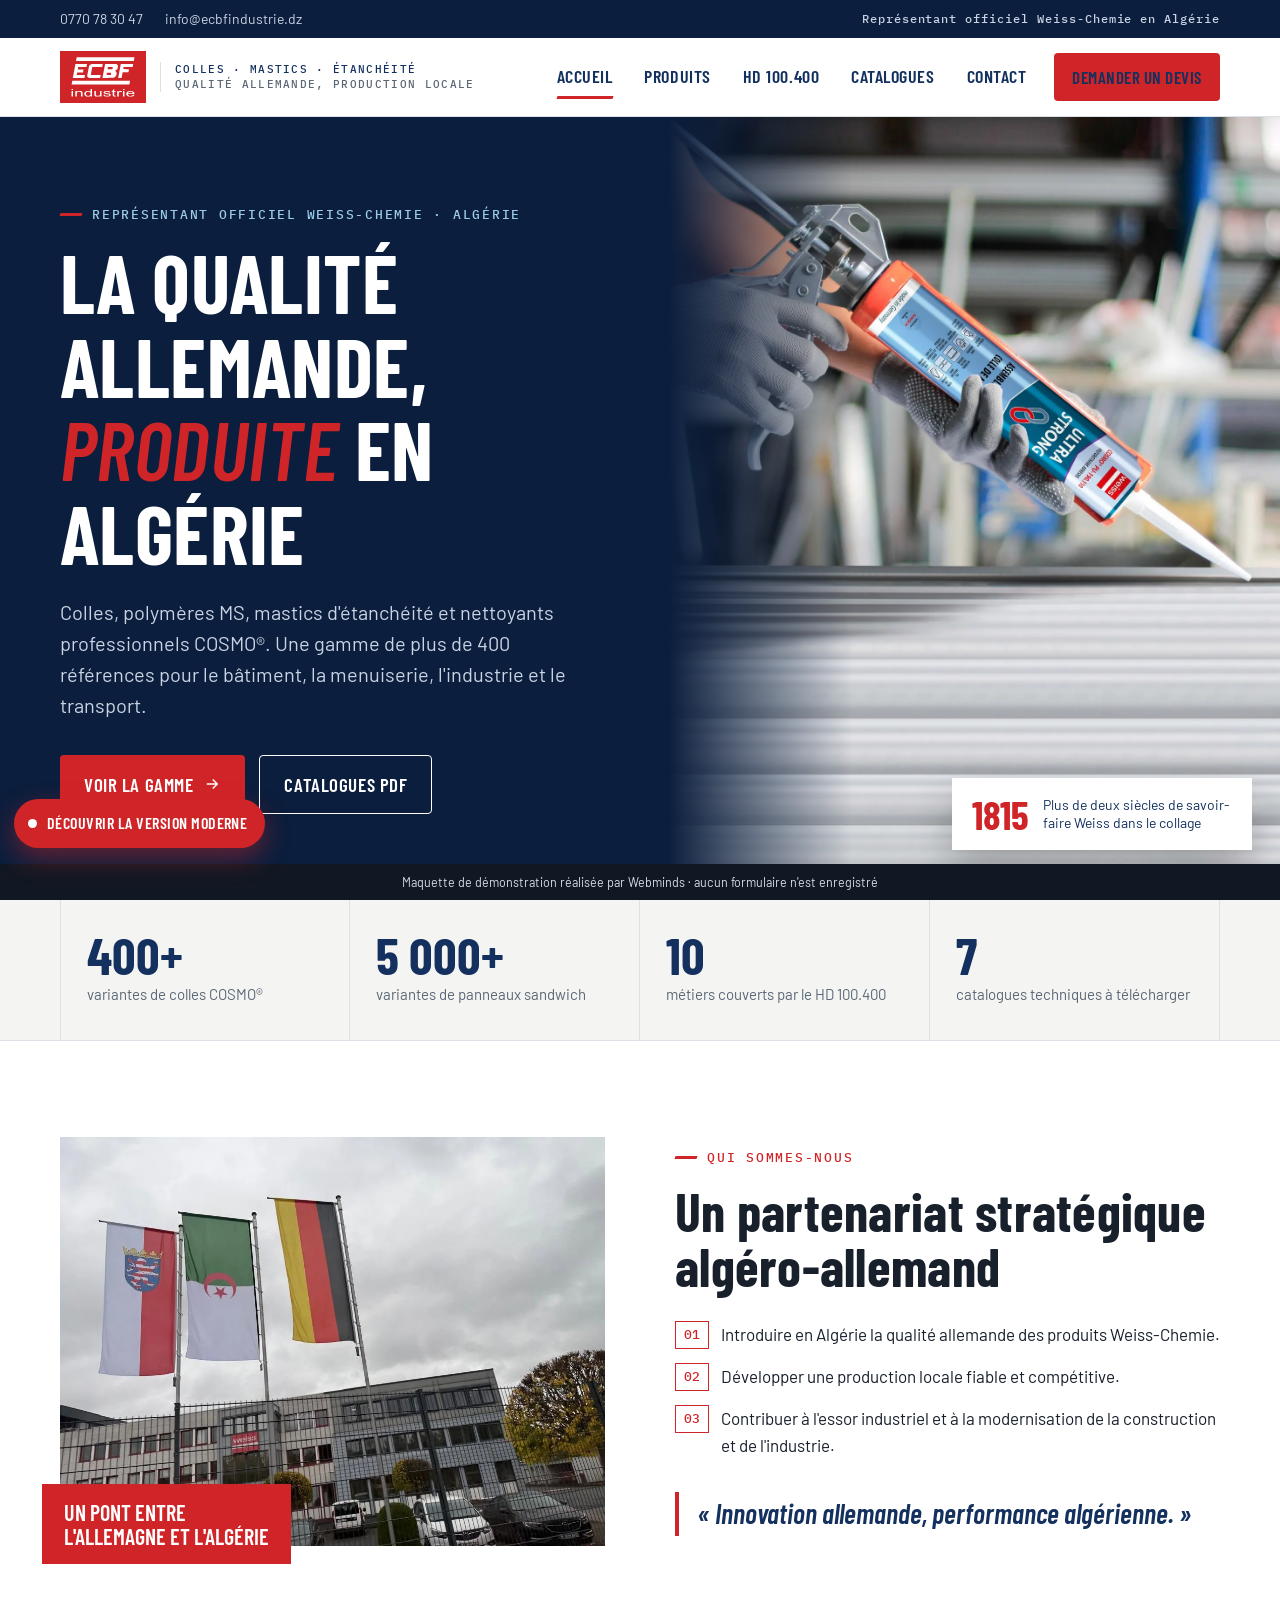
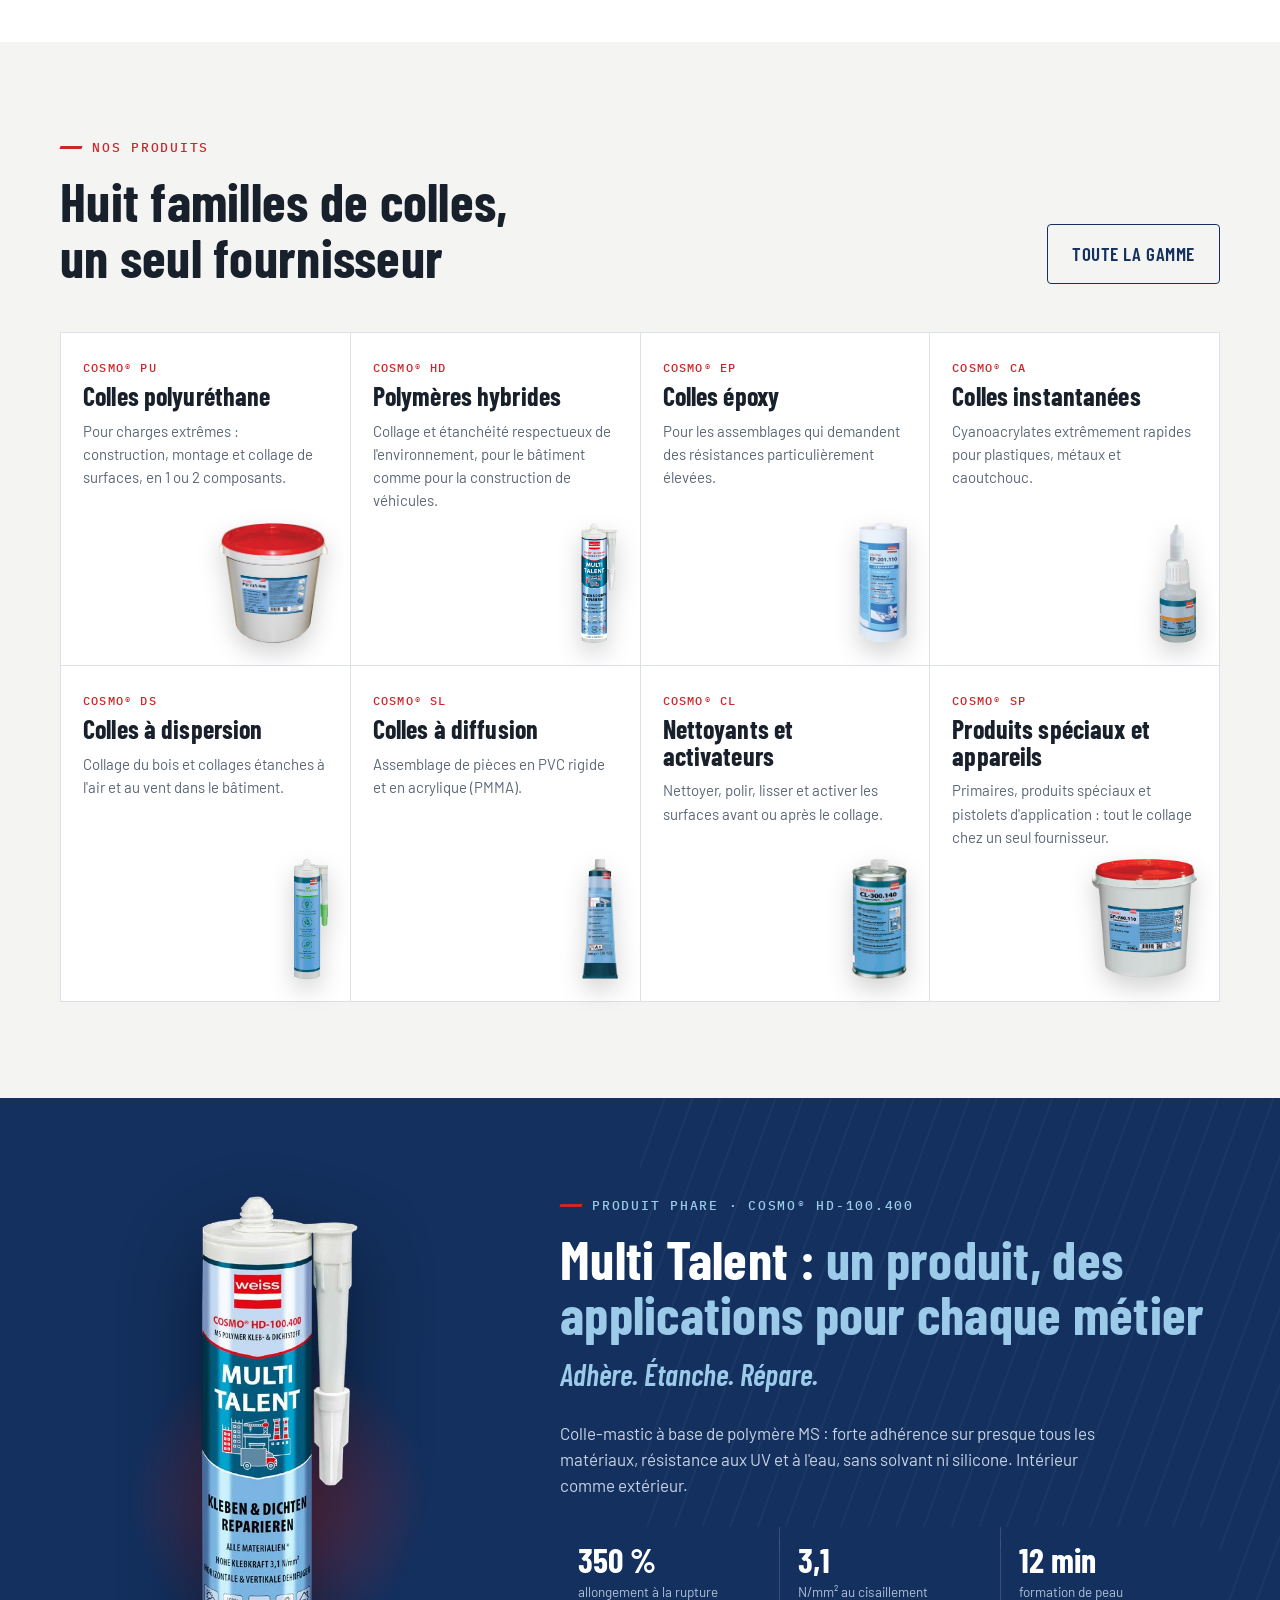
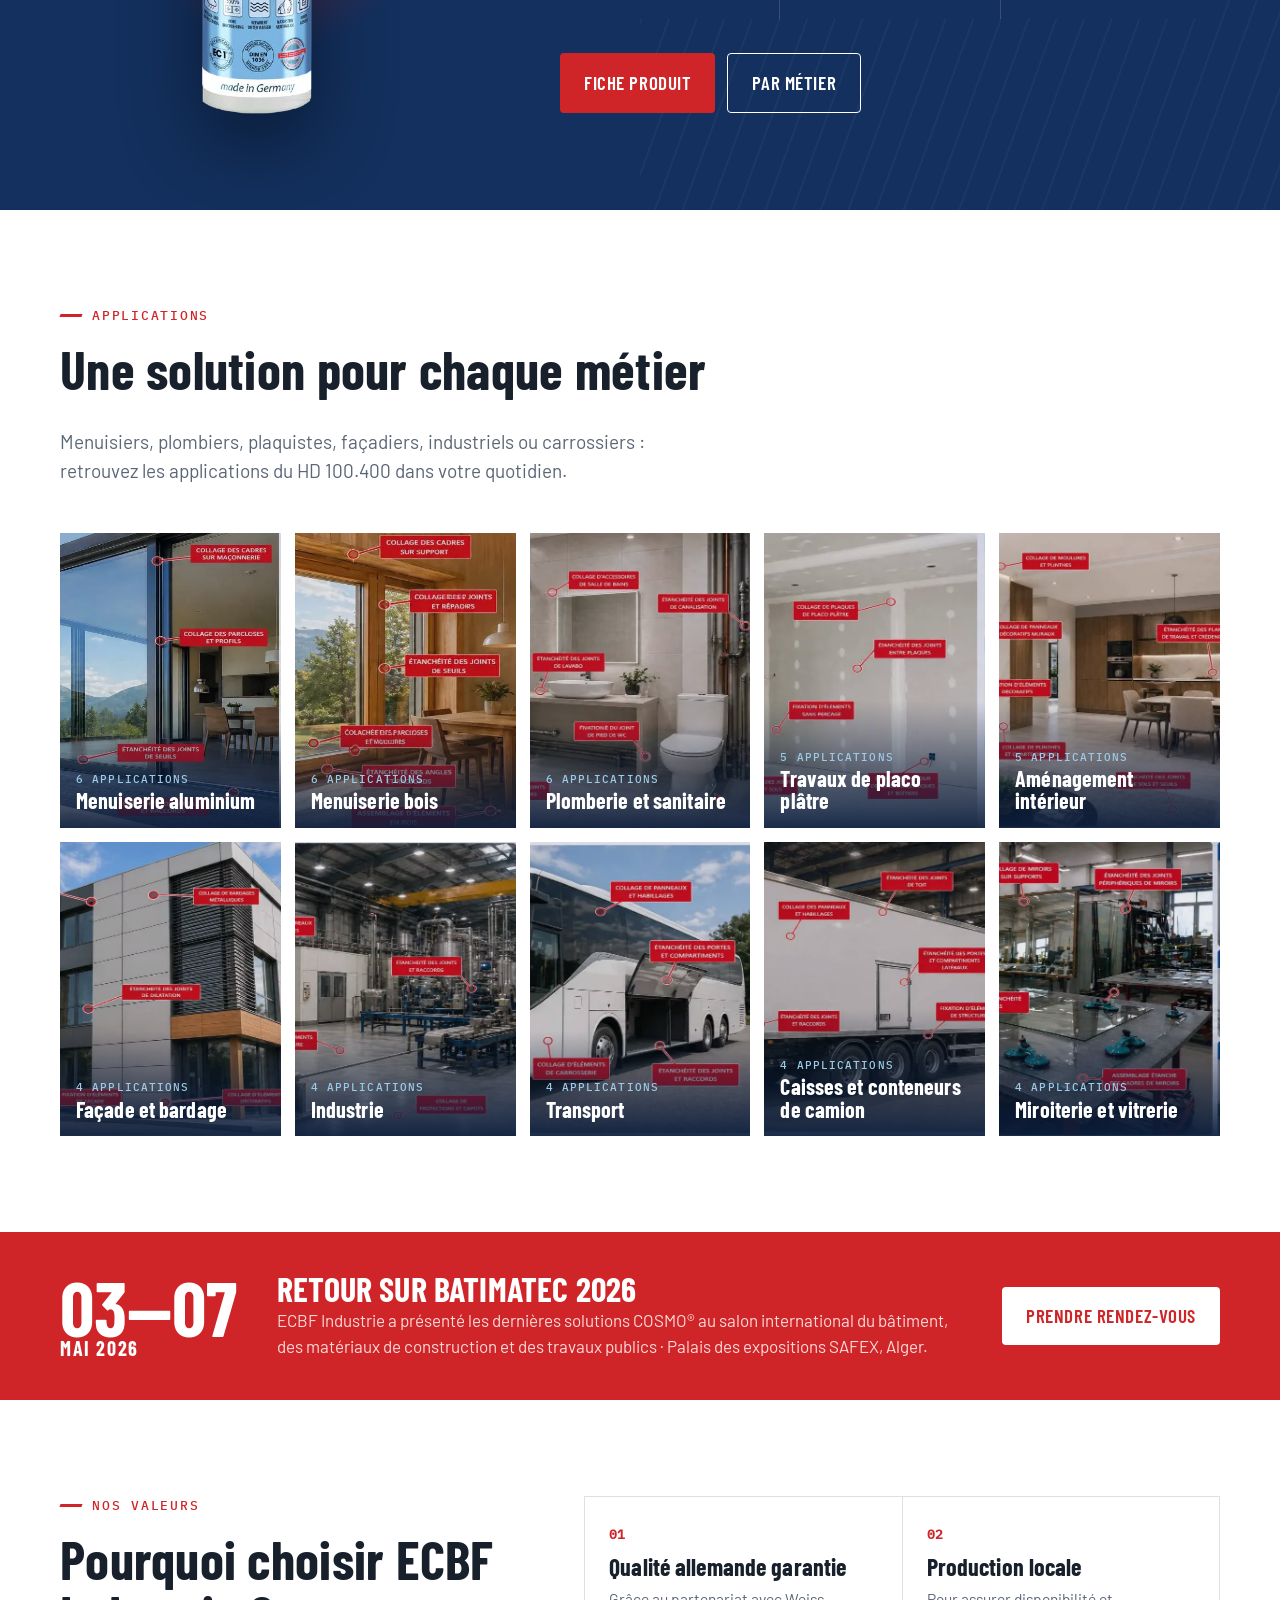
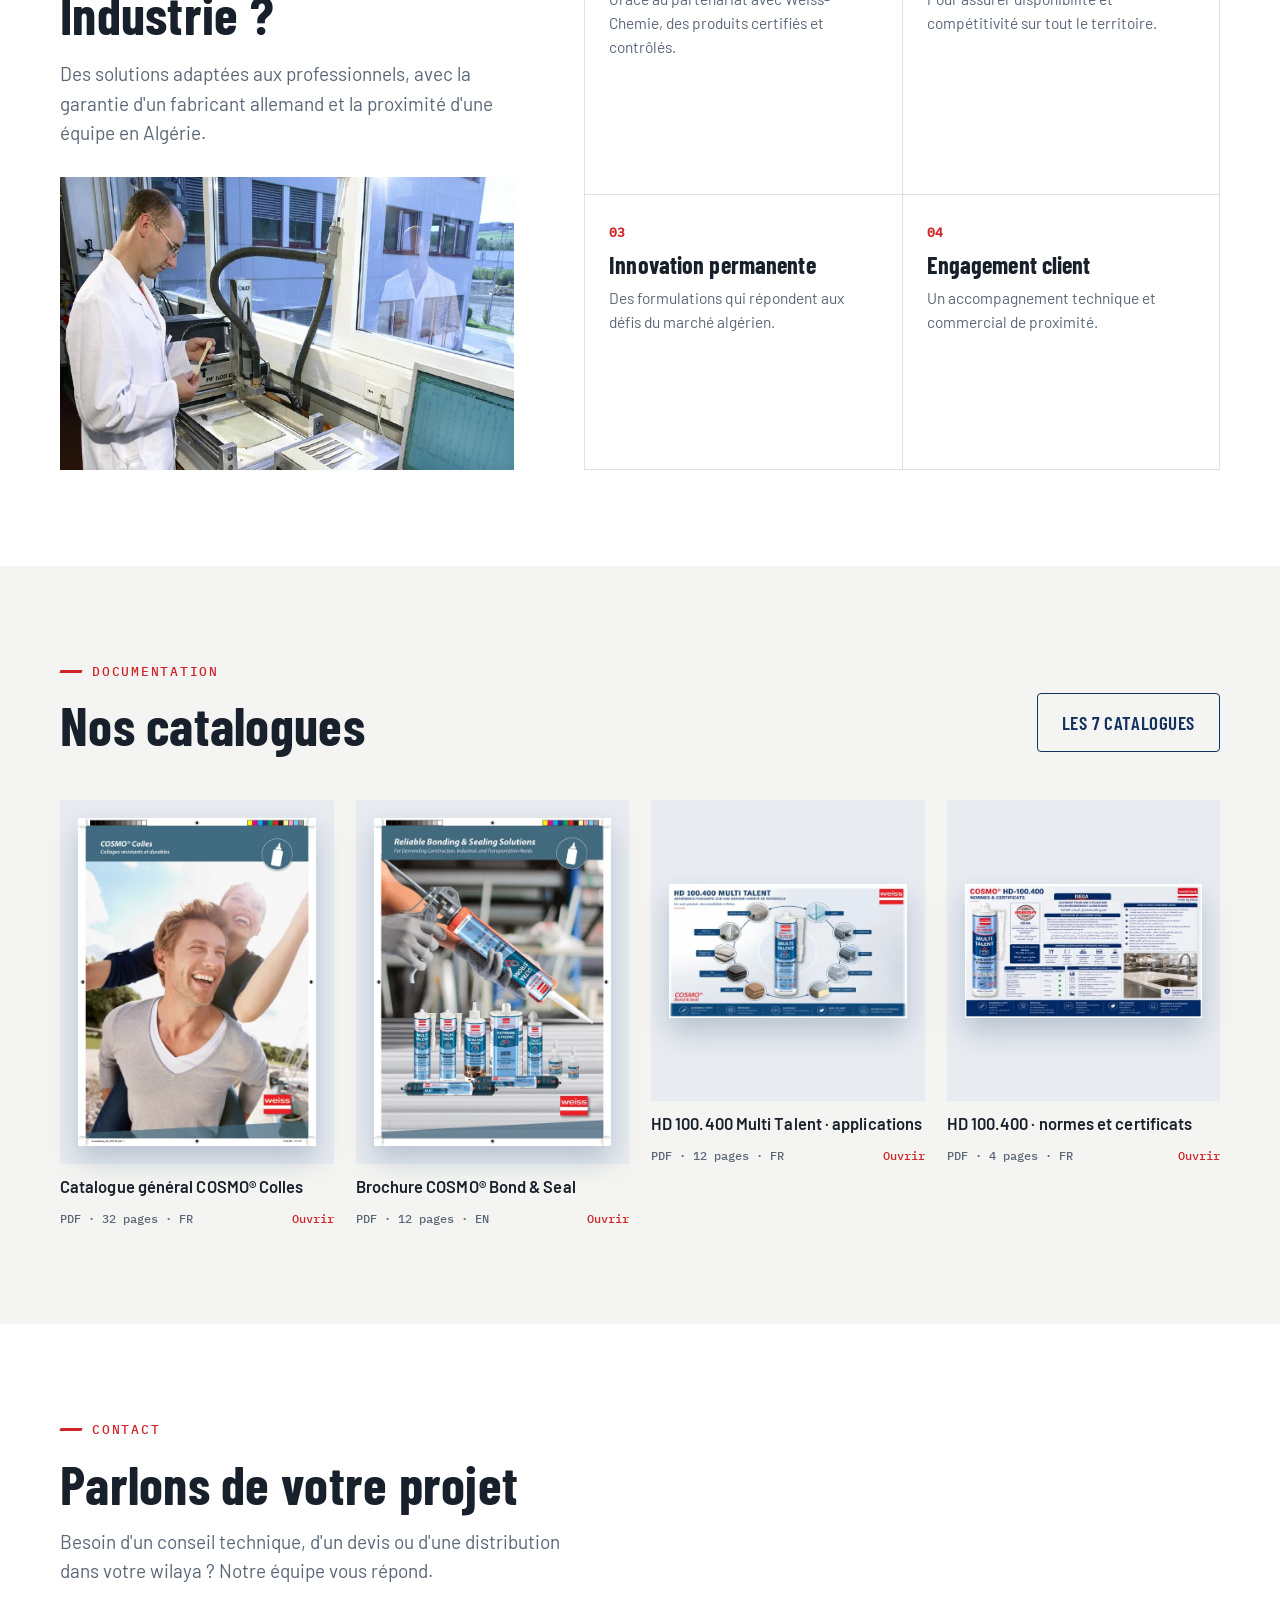
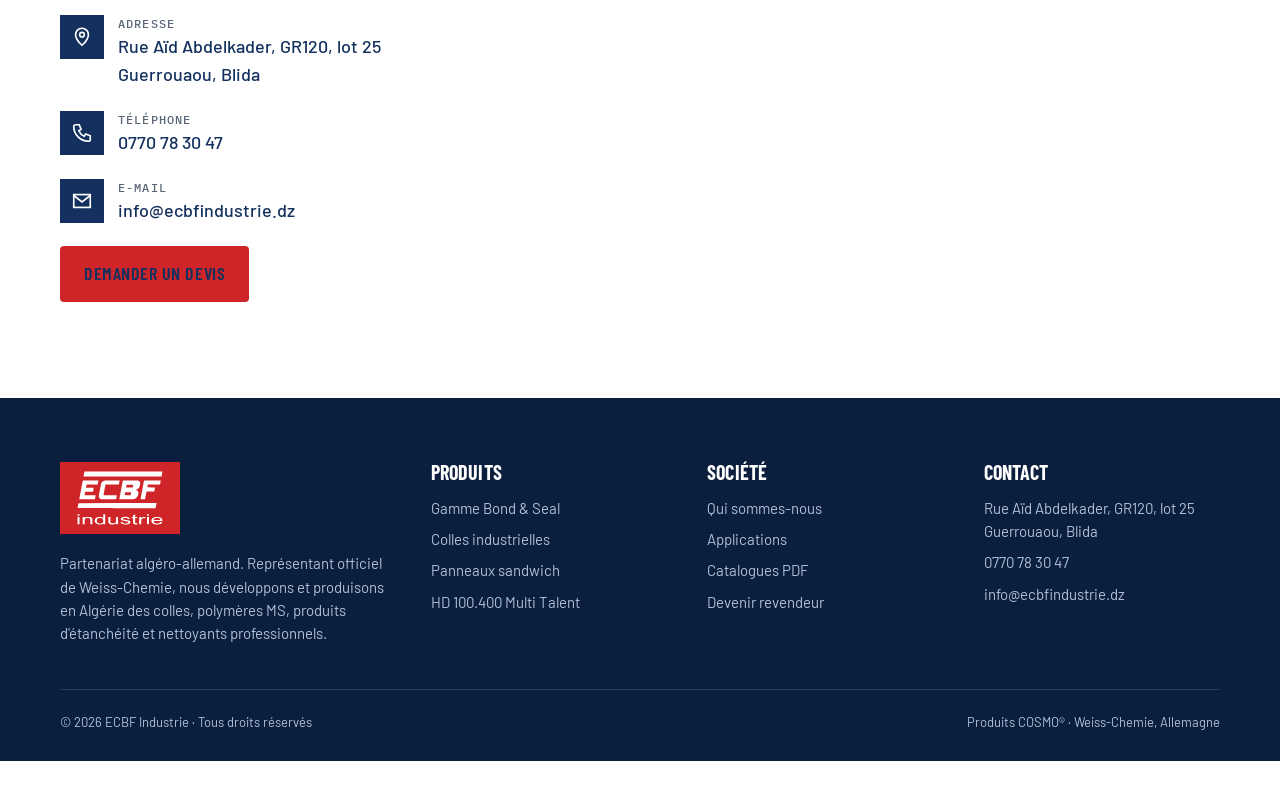
<file: index.html>
<!doctype html>
<html lang="fr">
<head>
<meta charset="utf-8">
<meta name="viewport" content="width=device-width,initial-scale=1">
<meta name="robots" content="noindex, nofollow, noarchive">
<title>ECBF Industrie</title>
<link rel="icon" type="image/svg+xml" href="assets/img/favicon.svg">
<link rel="stylesheet" href="assets/css/v1.css">
</head>
<body data-page="home">
<div id="top"></div>

<section class="hero">
  <div class="wrap">
    <div class="hero-txt">
      <div class="kicker" style="color:#9CCBEA">Représentant officiel Weiss-Chemie · Algérie</div>
      <h1>La qualité allemande, <em>produite</em> en Algérie</h1>
      <p>Colles, polymères MS, mastics d'étanchéité et nettoyants professionnels COSMO®. Une gamme de plus de 400 références pour le bâtiment, la menuiserie, l'industrie et le transport.</p>
      <div class="ctas">
        <a class="btn btn-red" href="produits.html">Voir la gamme <span id="i1"></span></a>
        <a class="btn btn-line" href="catalogues.html">Catalogues PDF</a>
      </div>
    </div>
    <div class="hero-img">
      <img src="assets/img/hero-portrait.webp" alt="Application du mastic COSMO Multi Talent au pistolet">
      <div class="hero-badge"><b>1815</b><span>Plus de deux siècles de savoir-faire Weiss dans le collage</span></div>
    </div>
  </div>
  <div class="hero-bars"><i></i><i></i><i></i></div>
</section>

<section class="figs">
  <div class="wrap">
    <div class="fig"><b>400+</b><span>variantes de colles COSMO®</span></div>
    <div class="fig"><b>5 000+</b><span>variantes de panneaux sandwich</span></div>
    <div class="fig"><b>10</b><span>métiers couverts par le HD 100.400</span></div>
    <div class="fig"><b>7</b><span>catalogues techniques à télécharger</span></div>
  </div>
</section>

<section class="pont" id="pont">
  <div class="wrap">
    <div class="pont-img rv">
      <img src="assets/img/usine-weiss.webp" alt="Site Weiss avec les drapeaux algérien et allemand">
      <div class="flag">Un pont entre<br>l'Allemagne et l'Algérie</div>
    </div>
    <div class="rv">
      <div class="kicker">Qui sommes-nous</div>
      <h2>Un partenariat stratégique algéro-allemand</h2>
      <ul>
        <li><i>01</i><span>Introduire en Algérie la qualité allemande des produits Weiss-Chemie.</span></li>
        <li><i>02</i><span>Développer une production locale fiable et compétitive.</span></li>
        <li><i>03</i><span>Contribuer à l'essor industriel et à la modernisation de la construction et de l'industrie.</span></li>
      </ul>
      <p class="quote">« Innovation allemande, performance algérienne. »</p>
    </div>
  </div>
</section>

<section class="fam" id="familles">
  <div class="wrap">
    <div class="sec-head rv">
      <div><div class="kicker">Nos produits</div><h2>Huit familles de colles,<br>un seul fournisseur</h2></div>
      <a class="btn btn-line" style="color:#13305E" href="produits.html#familles">Toute la gamme</a>
    </div>
    <div class="fam-grid" id="famGrid"></div>
  </div>
</section>

<section class="phare">
  <div class="wrap">
    <div class="phare-pack rv"><img src="assets/img/p/multi-talent.webp" alt="COSMO HD-100.400 Multi Talent"></div>
    <div class="rv">
      <div class="kicker" style="color:#9CCBEA">Produit phare · COSMO® HD-100.400</div>
      <h2>Multi Talent : <span>un produit, des applications pour chaque métier</span></h2>
      <p class="tag">Adhère. Étanche. Répare.</p>
      <p style="color:#C9D3E3;max-width:560px">Colle-mastic à base de polymère MS : forte adhérence sur presque tous les matériaux, résistance aux UV et à l'eau, sans solvant ni silicone. Intérieur comme extérieur.</p>
      <div class="spec-row">
        <div><b>350 %</b><span>allongement à la rupture</span></div>
        <div><b>3,1</b><span>N/mm² au cisaillement</span></div>
        <div><b>12 min</b><span>formation de peau</span></div>
      </div>
      <div style="display:flex;gap:12px;flex-wrap:wrap">
        <a class="btn btn-red" href="hd-100-400.html">Fiche produit</a>
        <a class="btn btn-line" href="#metiers">Par métier</a>
      </div>
    </div>
  </div>
</section>

<section id="metiers">
  <div class="wrap">
    <div class="sec-head rv">
      <div><div class="kicker">Applications</div><h2>Une solution pour chaque métier</h2></div>
      <p class="lead">Menuisiers, plombiers, plaquistes, façadiers, industriels ou carrossiers : retrouvez les applications du HD 100.400 dans votre quotidien.</p>
    </div>
    <div class="met-grid" id="metGrid"></div>
  </div>
</section>

<section class="event">
  <div class="wrap">
    <div class="date">03—07<small>MAI 2026</small></div>
    <div><h3>Retour sur Batimatec 2026</h3><p>ECBF Industrie a présenté les dernières solutions COSMO® au salon international du bâtiment, des matériaux de construction et des travaux publics · Palais des expositions SAFEX, Alger.</p></div>
    <a class="btn" href="contact.html">Prendre rendez-vous</a>
  </div>
</section>

<section class="val">
  <div class="wrap">
    <div class="rv">
      <div class="kicker">Nos valeurs</div>
      <h2>Pourquoi choisir ECBF Industrie ?</h2>
      <p class="lead" style="margin-top:18px">Des solutions adaptées aux professionnels, avec la garantie d'un fabricant allemand et la proximité d'une équipe en Algérie.</p>
      <img src="assets/img/labo.webp" alt="Laboratoire de contrôle qualité Weiss" style="margin-top:30px;width:100%">
    </div>
    <div class="val-grid rv">
      <div><b>01</b><h3>Qualité allemande garantie</h3><p>Grâce au partenariat avec Weiss-Chemie, des produits certifiés et contrôlés.</p></div>
      <div><b>02</b><h3>Production locale</h3><p>Pour assurer disponibilité et compétitivité sur tout le territoire.</p></div>
      <div><b>03</b><h3>Innovation permanente</h3><p>Des formulations qui répondent aux défis du marché algérien.</p></div>
      <div><b>04</b><h3>Engagement client</h3><p>Un accompagnement technique et commercial de proximité.</p></div>
    </div>
  </div>
</section>

<section style="background:#F4F5F2">
  <div class="wrap">
    <div class="sec-head rv">
      <div><div class="kicker">Documentation</div><h2>Nos catalogues</h2></div>
      <a class="btn btn-line" style="color:#13305E" href="catalogues.html">Les 7 catalogues</a>
    </div>
    <div class="cat-grid" id="catGrid"></div>
  </div>
</section>

<section class="contact" id="contact" style="background:#fff">
  <div class="wrap">
    <div class="rv">
      <div class="kicker">Contact</div>
      <h2>Parlons de votre projet</h2>
      <p class="lead" style="margin-top:16px">Besoin d'un conseil technique, d'un devis ou d'une distribution dans votre wilaya ? Notre équipe vous répond.</p>
      <div class="coord" id="coord"></div>
    </div>
    <div class="rv"><iframe class="map" id="map" loading="lazy" title="Carte ECBF Industrie"></iframe></div>
  </div>
</section>

<div id="foot"></div>
<script src="assets/js/data.js"></script>
<script src="assets/js/v1.js"></script>
<script>
(function(){var D=ECBF,I=ICON;
document.getElementById('i1').outerHTML=I.arr;
document.getElementById('famGrid').innerHTML=D.familles.map(function(f){return '<a class="fam-card rv" href="produits.html#familles"><span class="code">'+f.code+'</span><h3>'+f.nom+'</h3><p>'+f.desc+'</p><div class="pic"><img src="assets/img/p/'+f.img+'.webp" alt="'+f.nom+'" loading="lazy"></div></a>'}).join('');
document.getElementById('metGrid').innerHTML=D.metiers.map(function(m){return '<a class="met rv" href="hd-100-400.html#'+m.id+'"><img src="assets/img/apps/'+m.id+'-scene.webp" alt="'+m.nom+'" loading="lazy"><div><small>'+m.apps.length+' APPLICATIONS</small><h3>'+m.nom+'</h3></div></a>'}).join('');
document.getElementById('catGrid').innerHTML=D.catalogues.slice(0,4).map(function(c){return '<a class="cat rv" href="'+c.url+'" target="_blank" rel="noopener"><div class="cov"><img src="assets/img/cat/'+c.id+'.webp" alt="" loading="lazy"></div><h4>'+c.titre+'</h4><div class="meta"><span>PDF · '+c.pages+' pages · '+c.langue+'</span><b>Ouvrir</b></div></a>'}).join('');
var C=D.contact;document.getElementById('coord').innerHTML='<div>'+I.pin+'<span><small>Adresse</small><p>'+C.adresse+'<br>'+C.ville+'</p></span></div><div>'+I.tel+'<span><small>Téléphone</small><a href="tel:'+C.telHref+'">'+C.tel+'</a></span></div><div>'+I.mail+'<span><small>E-mail</small><a href="mailto:'+C.email+'">'+C.email+'</a></span></div><a class="btn btn-red" style="justify-self:start" href="contact.html#devis">Demander un devis</a>';
document.getElementById('map').src=C.map;
var io=new IntersectionObserver(function(es){es.forEach(function(e){if(e.isIntersecting){e.target.classList.add('in');io.unobserve(e.target)}})},{threshold:.1});document.querySelectorAll('.rv:not(.in)').forEach(function(el){io.observe(el)});
})();
</script>
</body>
</html>
</file>
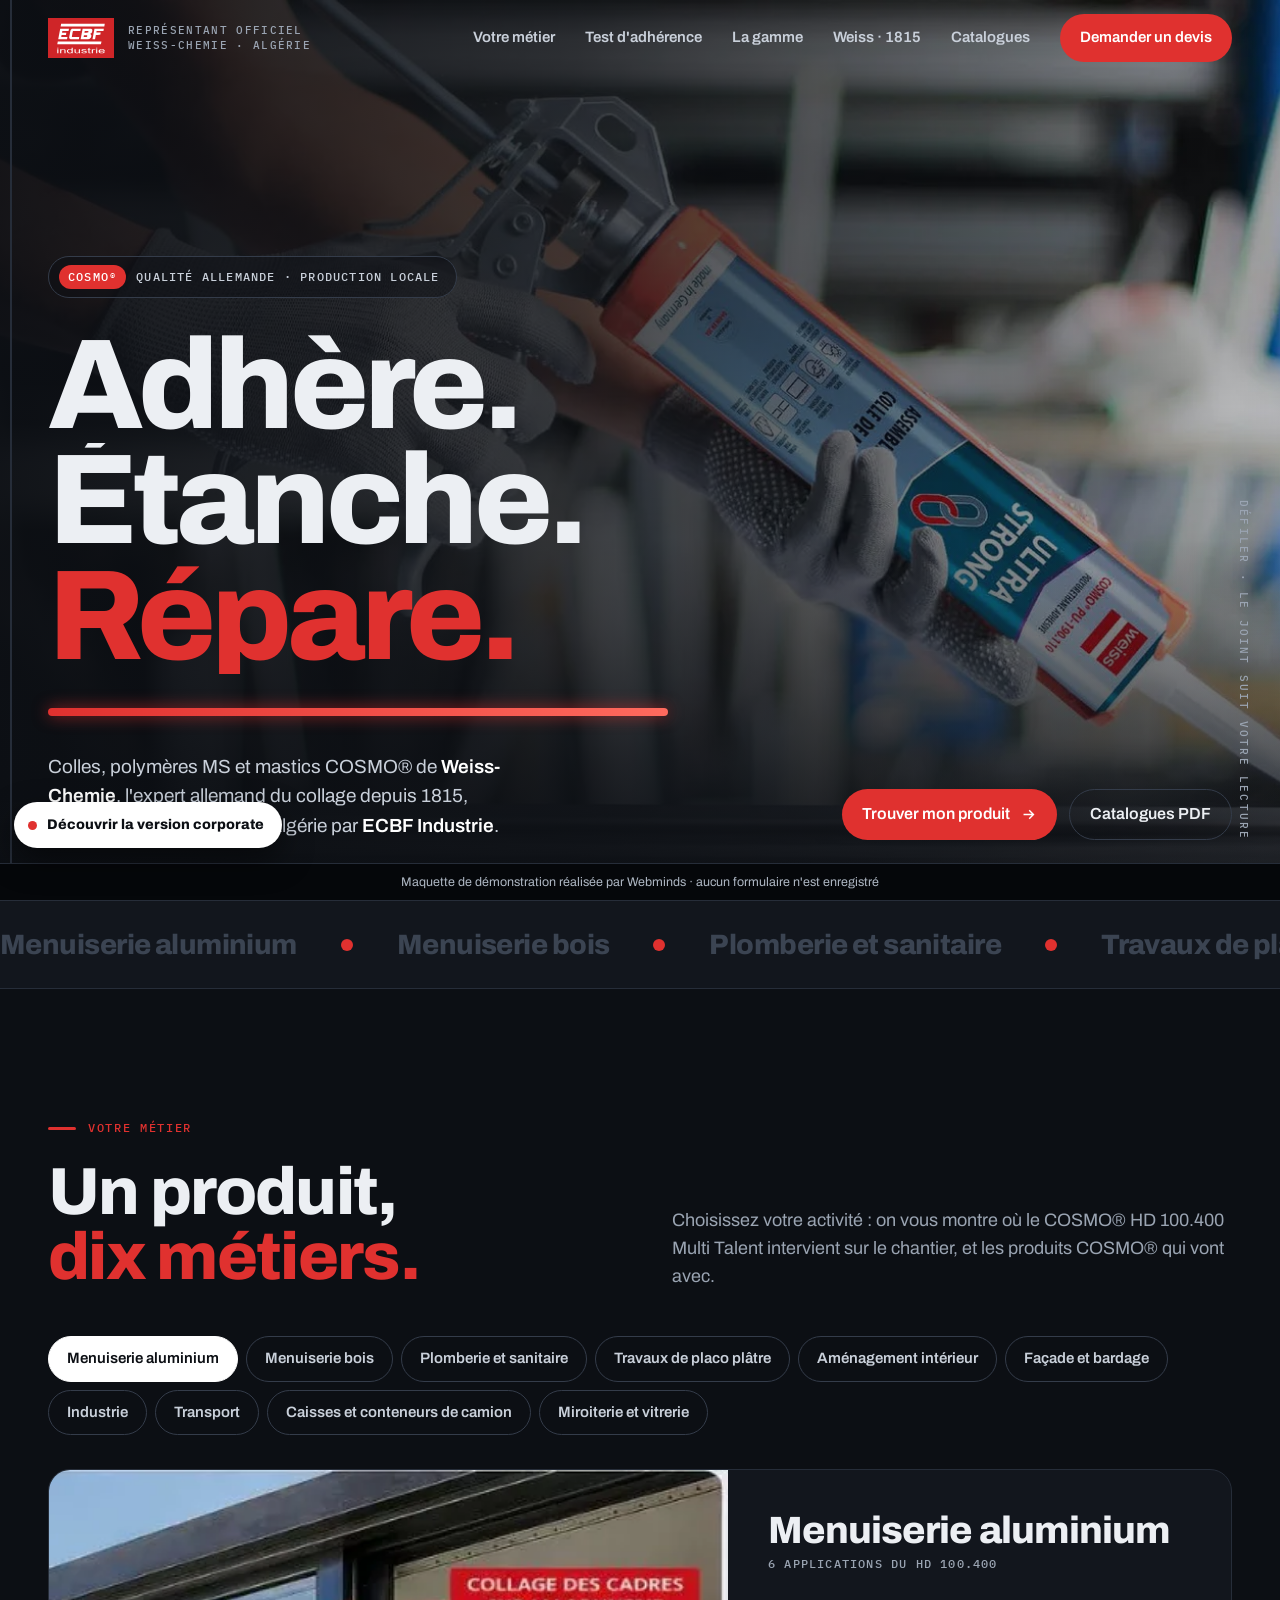
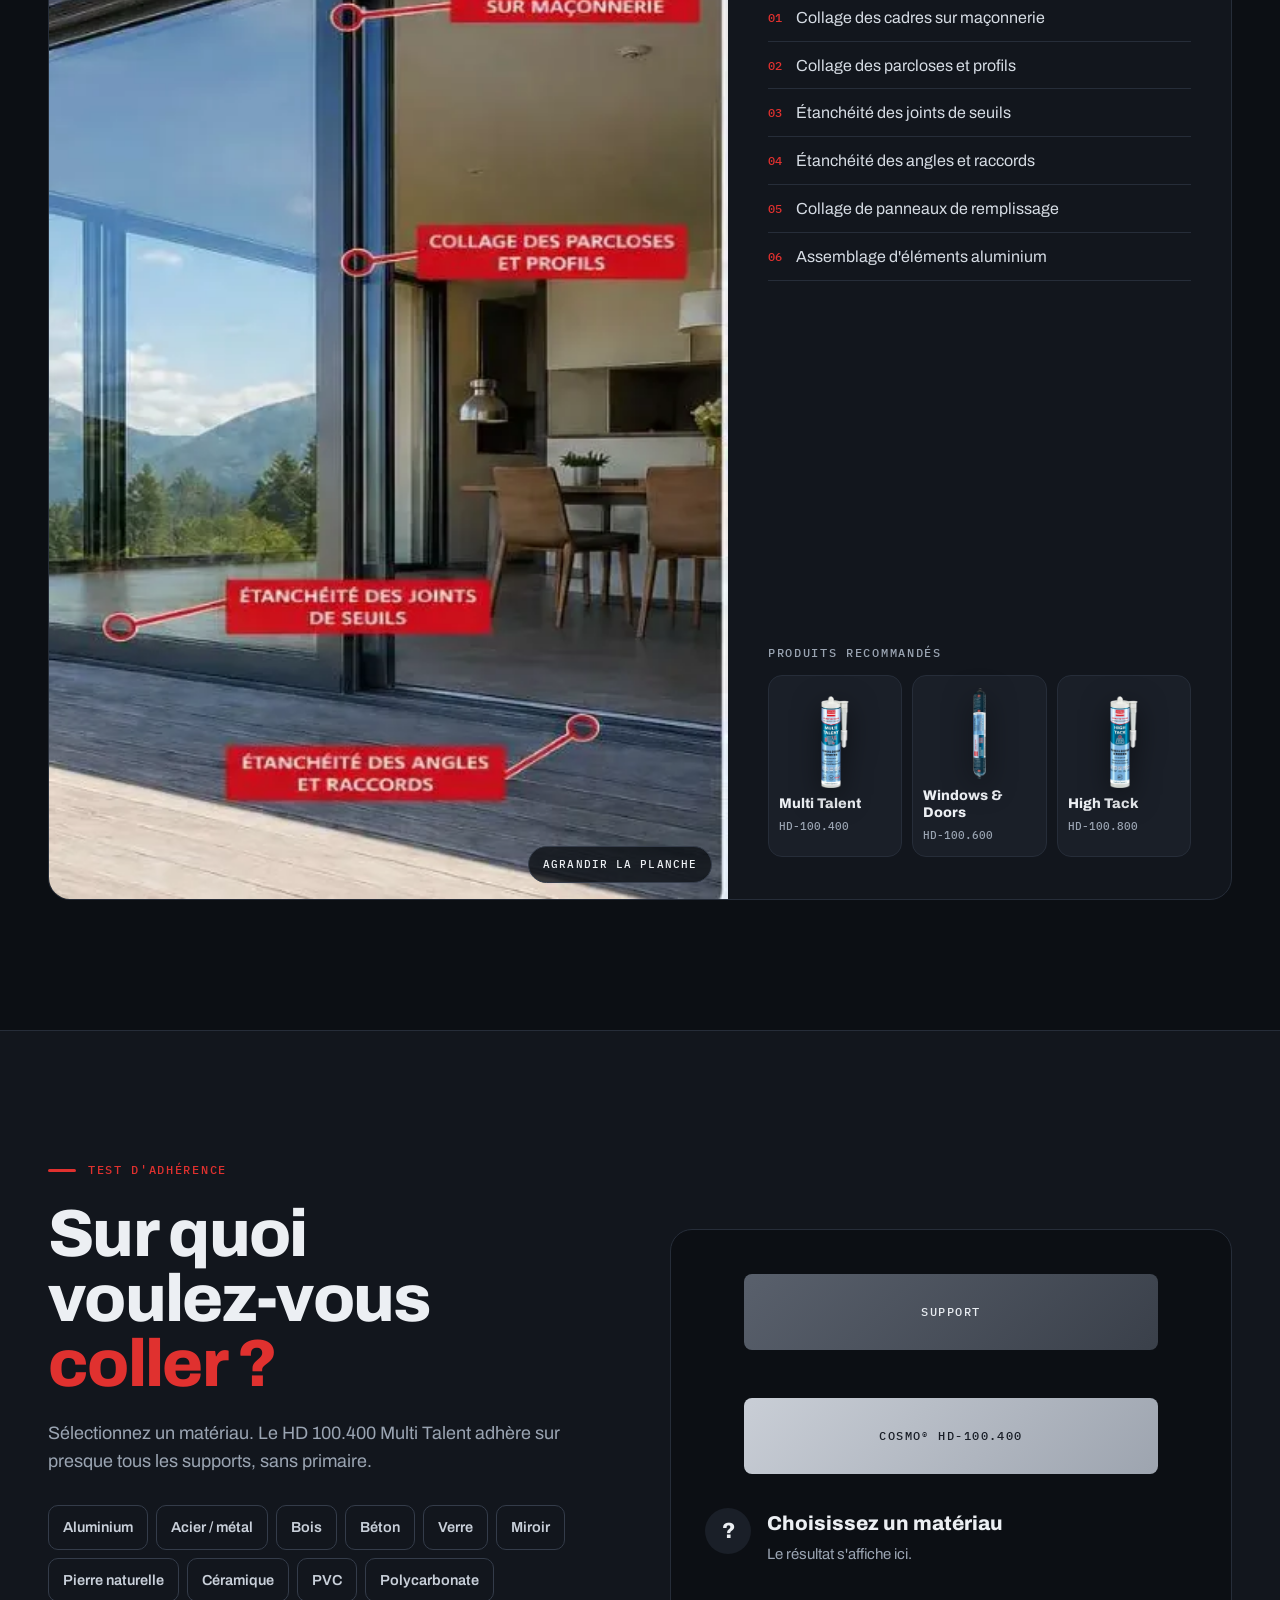
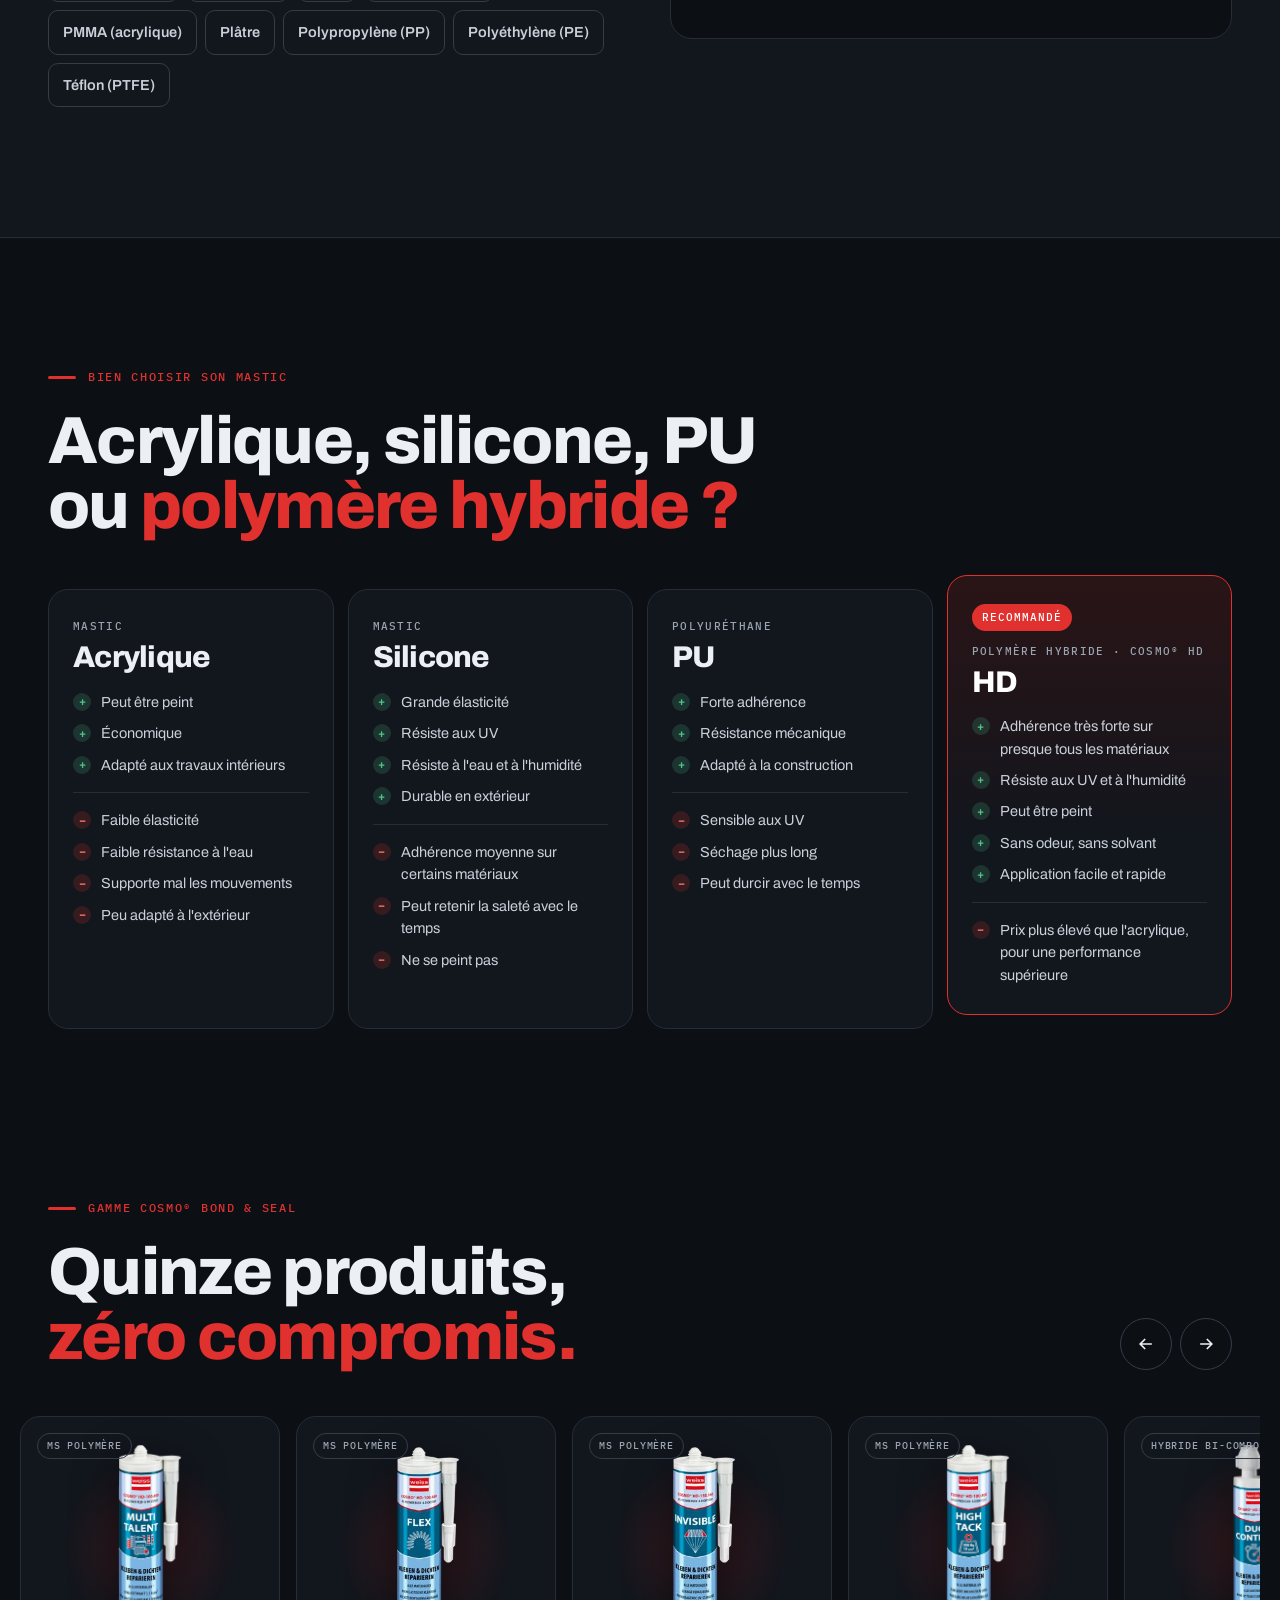
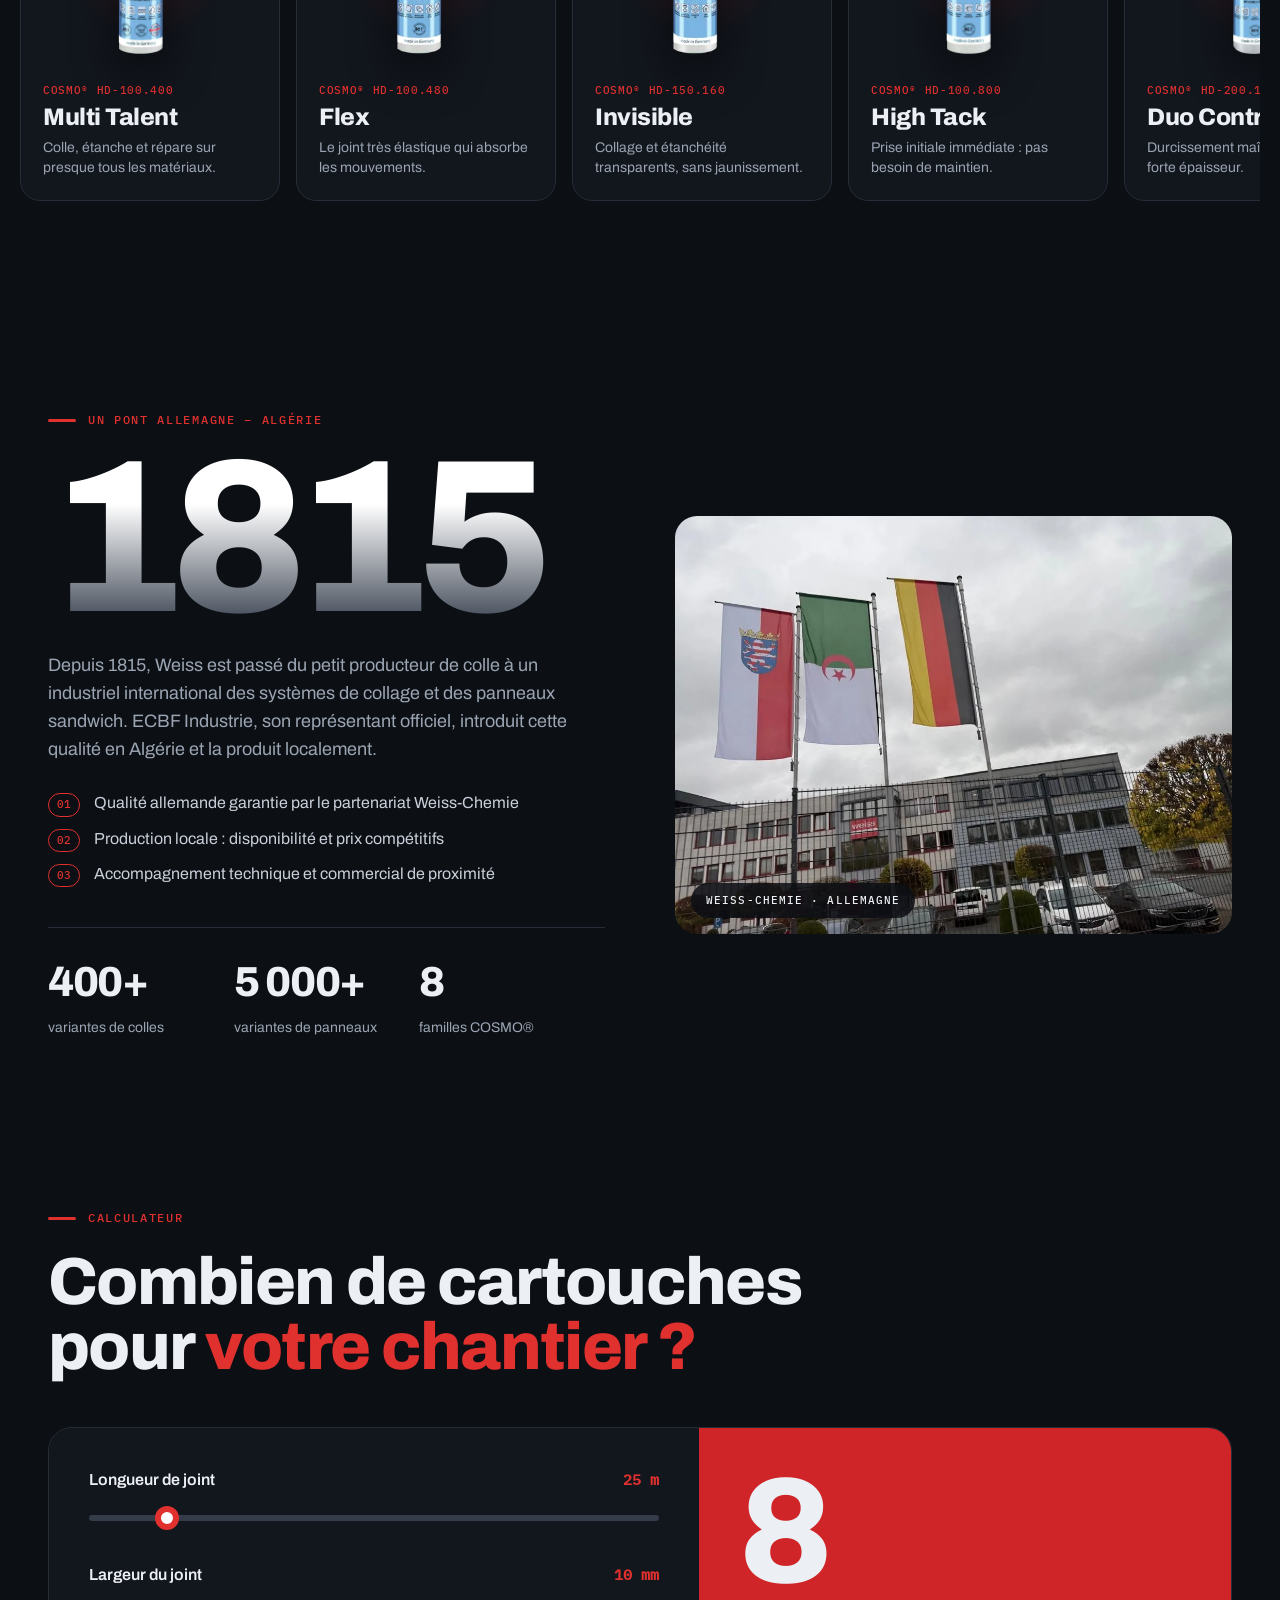
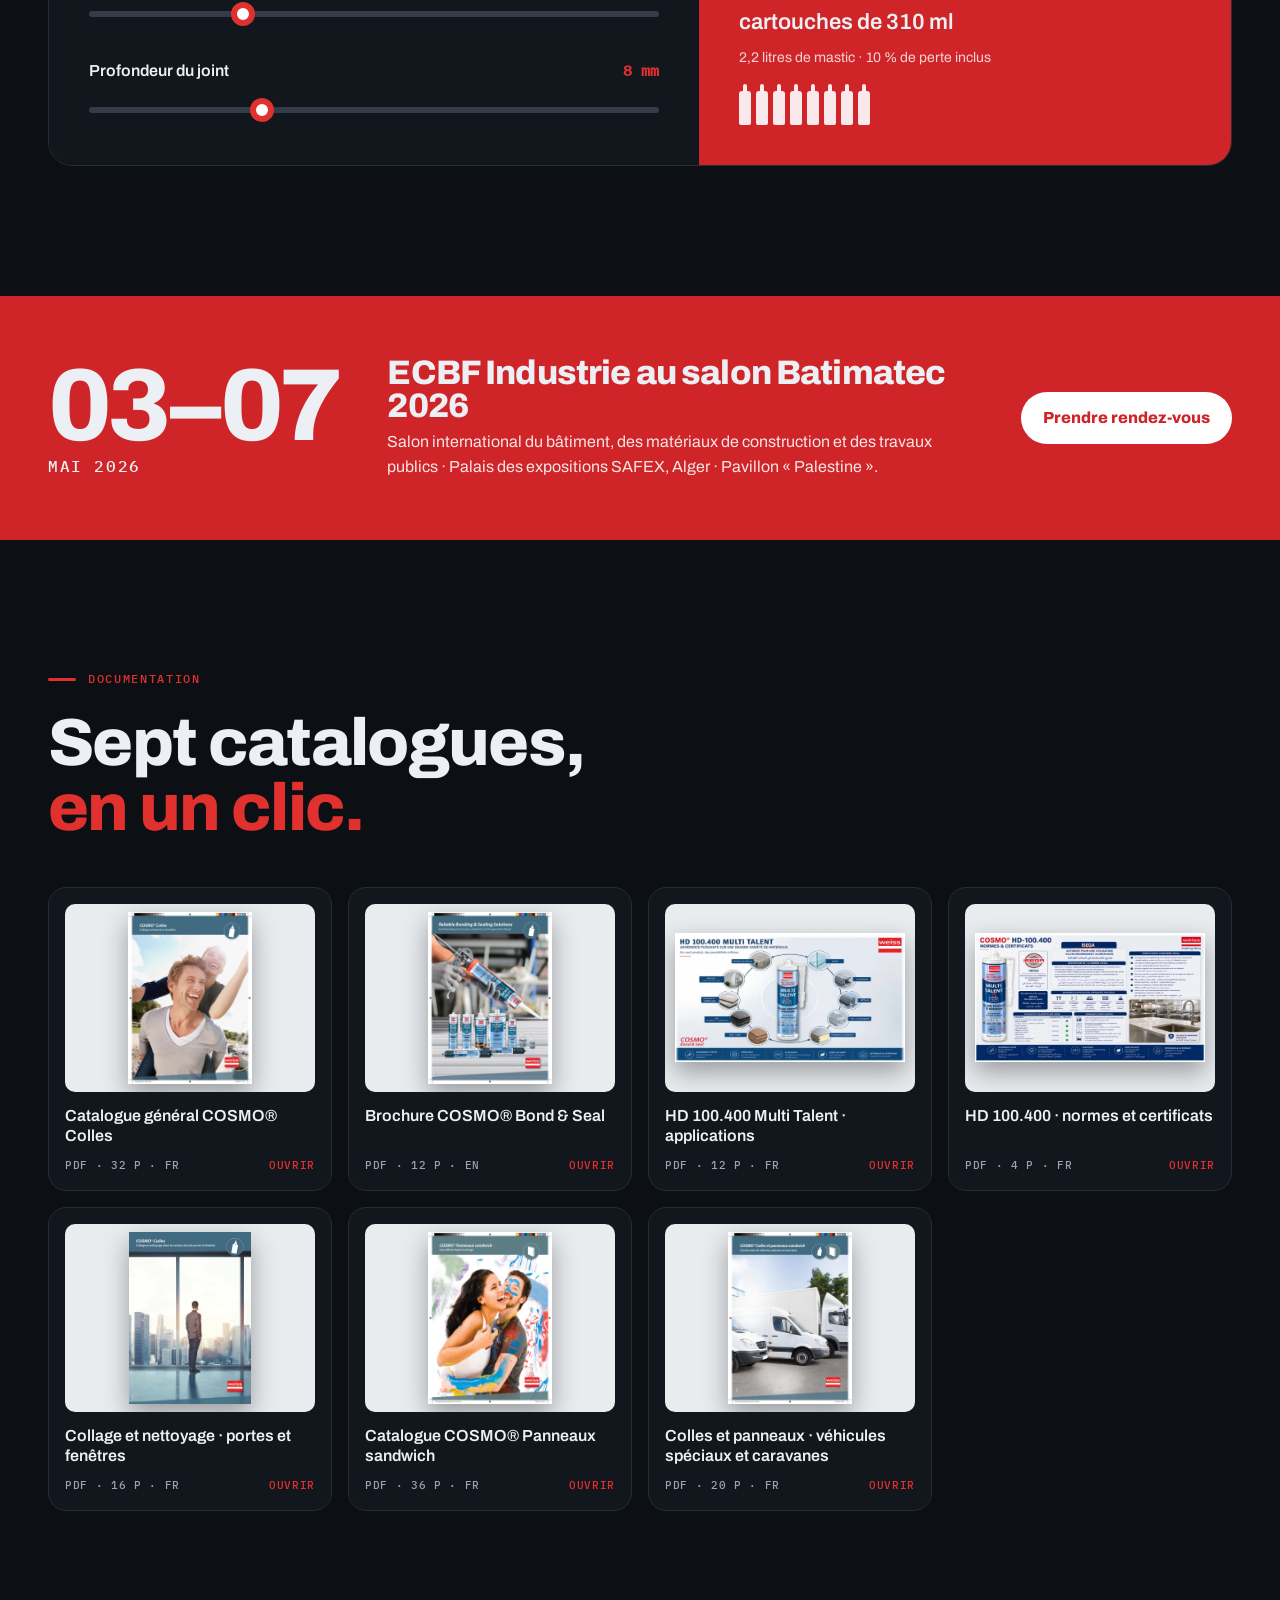
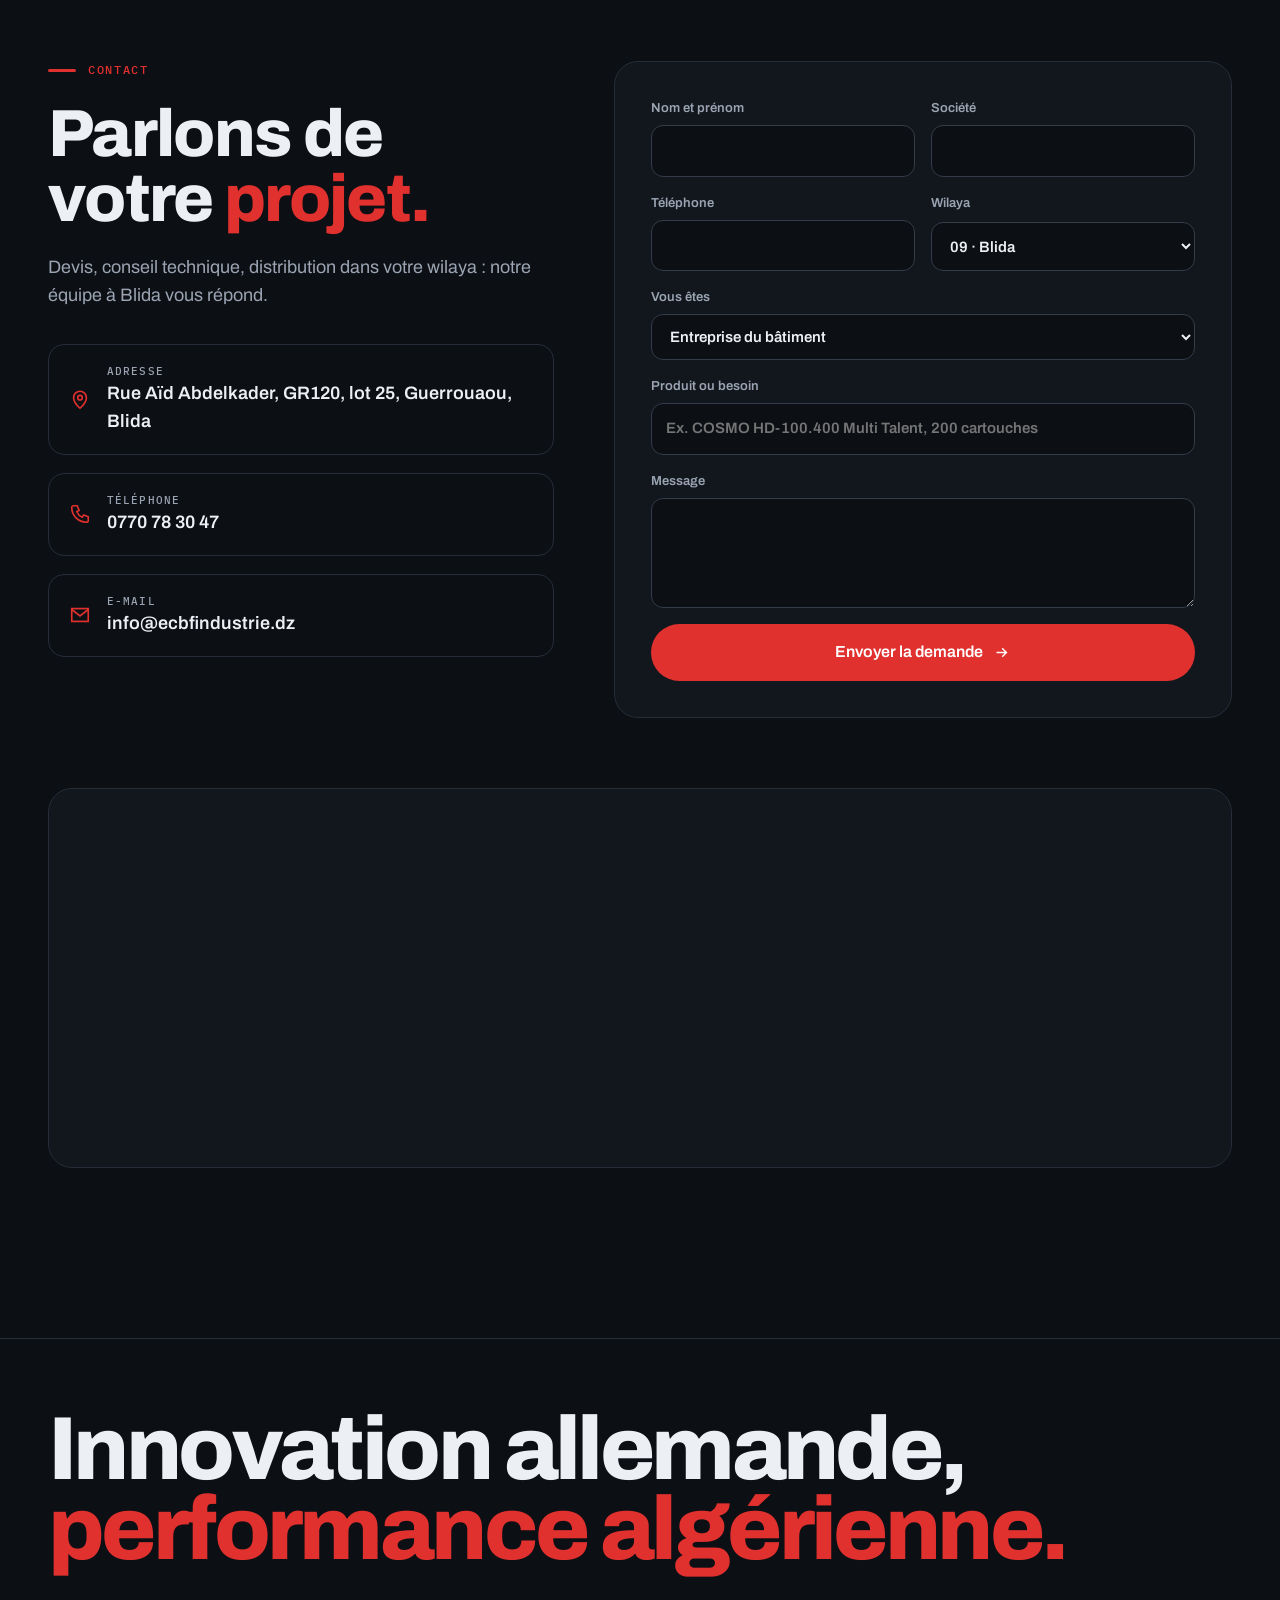
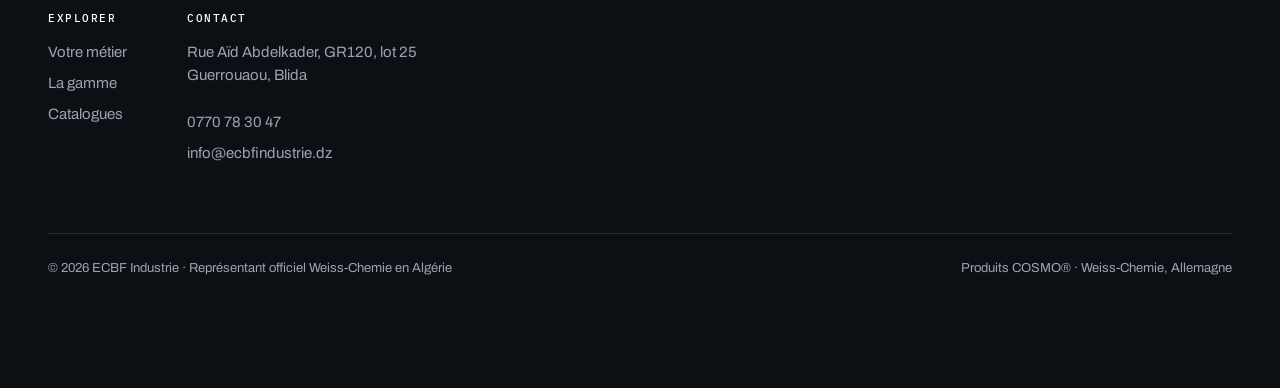
<file: v2/index.html>
<!doctype html>
<html lang="fr">
<head>
<meta charset="utf-8">
<meta name="viewport" content="width=device-width,initial-scale=1">
<meta name="robots" content="noindex, nofollow, noarchive">
<title>ECBF Industrie</title>
<link rel="icon" type="image/svg+xml" href="../assets/img/favicon.svg">
<link rel="stylesheet" href="v2.css">
</head>
<body>
<svg id="bead" viewBox="0 0 22 1000" preserveAspectRatio="none" aria-hidden="true"><line class="trk" x1="11" y1="0" x2="11" y2="1000"/><line class="fill" id="beadFill" x1="11" y1="0" x2="11" y2="1000" stroke-dasharray="1000" stroke-dashoffset="1000"/></svg>

<header class="v2" id="hd">
  <div class="wrap">
    <a class="brand" href="#top"><img src="../assets/img/favicon.svg" alt="ECBF Industrie"><span>Représentant officiel<br>Weiss-Chemie · Algérie</span></a>
    <nav class="v2" id="nav">
      <a href="#metiers">Votre métier</a>
      <a href="#test">Test d'adhérence</a>
      <a href="#gamme">La gamme</a>
      <a href="#weiss">Weiss · 1815</a>
      <a href="#catalogues">Catalogues</a>
      <a class="cta" href="#contact">Demander un devis</a>
    </nav>
    <button class="burger" id="burger" aria-label="Menu"><i></i><i></i><i></i></button>
  </div>
</header>

<section class="hero" id="top">
  <div class="bg"></div>
  <div class="wrap">
    <div class="tag"><b>COSMO®</b>Qualité allemande · production locale</div>
    <h1><span><i>Adhère.</i></span><span><i>Étanche.</i></span><span><i>Répare.</i></span></h1>
    <div class="hbead"></div>
    <div class="row">
      <p>Colles, polymères MS et mastics COSMO® de <b>Weiss-Chemie</b>, l'expert allemand du collage depuis 1815, développés et produits en Algérie par <b>ECBF Industrie</b>.</p>
      <div class="btns"><a class="cta" href="#metiers">Trouver mon produit <span class="ia"></span></a><a class="ghost" href="#catalogues">Catalogues PDF</a></div>
    </div>
  </div>
  <div class="scrollhint">Défiler · le joint suit votre lecture</div>
</section>

<div class="marq"><div id="marq"></div></div>

<section class="sec" id="metiers">
  <div class="wrap">
    <div class="met-head">
      <div><div class="lab">Votre métier</div><h2>Un produit,<br><em>dix métiers.</em></h2></div>
      <p class="lead">Choisissez votre activité : on vous montre où le COSMO® HD 100.400 Multi Talent intervient sur le chantier, et les produits COSMO® qui vont avec.</p>
    </div>
    <div class="chips" id="chips"></div>
    <div class="met-panel">
      <div class="met-img"><img id="metImg" alt=""><button class="zoom" id="metZoom">Agrandir la planche</button></div>
      <div class="met-tx">
        <h3 id="metNom"></h3>
        <div class="n" id="metN"></div>
        <ol id="metApps"></ol>
        <div class="reco"><div class="mono">Produits recommandés</div><div class="reco-row" id="metReco"></div></div>
      </div>
    </div>
  </div>
</section>

<section class="sec adh" id="test">
  <div class="wrap adh-grid">
    <div>
      <div class="lab">Test d'adhérence</div>
      <h2>Sur quoi<br>voulez-vous <em>coller ?</em></h2>
      <p class="lead" style="margin-top:22px">Sélectionnez un matériau. Le HD 100.400 Multi Talent adhère sur presque tous les supports, sans primaire.</p>
      <div class="mats" id="mats"></div>
    </div>
    <div class="rig" id="rig">
      <div class="stage">
        <div class="blk a" id="blkA">Support</div>
        <div class="joint"></div>
        <div class="blk b" id="blkB">COSMO® HD-100.400</div>
      </div>
      <div class="verdict" id="verdict"><div class="ic">?</div><div><b>Choisissez un matériau</b><p>Le résultat s'affiche ici.</p></div></div>
    </div>
  </div>
</section>

<section class="sec" id="comparer">
  <div class="wrap">
    <div class="lab">Bien choisir son mastic</div>
    <h2>Acrylique, silicone, PU<br>ou <em>polymère hybride ?</em></h2>
    <div class="cmp" id="cmp"></div>
  </div>
</section>

<section class="sec" id="gamme" style="padding-top:40px">
  <div class="wrap">
    <div class="rail-head">
      <div><div class="lab">Gamme COSMO® Bond &amp; Seal</div><h2>Quinze produits,<br><em>zéro compromis.</em></h2></div>
      <div class="rail-ctl"><button id="rp" aria-label="Précédent"><svg viewBox="0 0 24 24" fill="none" stroke="currentColor" stroke-width="2"><path d="M19 12H5M11 6l-6 6 6 6"/></svg></button><button id="rn" aria-label="Suivant"><svg viewBox="0 0 24 24" fill="none" stroke="currentColor" stroke-width="2"><path d="M5 12h14M13 6l6 6-6 6"/></svg></button></div>
    </div>
    <div class="rail" id="rail"></div>
  </div>
</section>

<section class="sec" id="weiss" style="padding-top:60px">
  <div class="wrap her">
    <div class="rv">
      <div class="lab">Un pont Allemagne – Algérie</div>
      <div class="big">1815</div>
      <p class="lead" style="margin-top:26px">Depuis 1815, Weiss est passé du petit producteur de colle à un industriel international des systèmes de collage et des panneaux sandwich. ECBF Industrie, son représentant officiel, introduit cette qualité en Algérie et la produit localement.</p>
      <div class="pill-list">
        <div><i>01</i>Qualité allemande garantie par le partenariat Weiss-Chemie</div>
        <div><i>02</i>Production locale : disponibilité et prix compétitifs</div>
        <div><i>03</i>Accompagnement technique et commercial de proximité</div>
      </div>
      <div class="nums"><div><b>400+</b><span>variantes de colles</span></div><div><b>5 000+</b><span>variantes de panneaux</span></div><div><b>8</b><span>familles COSMO®</span></div></div>
    </div>
    <figure class="ph rv"><img src="../assets/img/usine-weiss.webp" alt="Site Weiss-Chemie aux drapeaux algérien et allemand" loading="lazy"><figcaption>Weiss-Chemie · Allemagne</figcaption></figure>
  </div>
</section>

<section class="sec" id="calcul" style="padding-top:40px">
  <div class="wrap">
    <div class="lab">Calculateur</div>
    <h2>Combien de cartouches<br>pour <em>votre chantier ?</em></h2>
    <div class="calc2">
      <div class="in">
        <div class="rng"><label>Longueur de joint <output id="oL">25 m</output></label><input type="range" id="L" min="1" max="200" value="25"></div>
        <div class="rng"><label>Largeur du joint <output id="oW">10 mm</output></label><input type="range" id="W" min="3" max="30" value="10"></div>
        <div class="rng"><label>Profondeur du joint <output id="oP">8 mm</output></label><input type="range" id="P" min="3" max="20" value="8"></div>
      </div>
      <div class="out">
        <b id="nb">8</b><span>cartouches de 310 ml</span><small id="vol"></small>
        <div class="carts" id="carts"></div>
      </div>
    </div>
  </div>
</section>

<section class="bati">
  <div class="wrap">
    <div class="d">03–07<small>MAI 2026</small></div>
    <div><h3>ECBF Industrie au salon Batimatec 2026</h3><p>Salon international du bâtiment, des matériaux de construction et des travaux publics · Palais des expositions SAFEX, Alger · Pavillon « Palestine ».</p></div>
    <a class="w" href="#contact">Prendre rendez-vous</a>
  </div>
</section>

<section class="sec" id="catalogues">
  <div class="wrap">
    <div class="lab">Documentation</div>
    <h2>Sept catalogues,<br><em>en un clic.</em></h2>
    <div class="cats" id="cats"></div>
  </div>
</section>

<section class="sec" id="contact" style="padding-top:20px">
  <div class="wrap">
    <div class="ct">
      <div>
        <div class="lab">Contact</div>
        <h2>Parlons de<br>votre <em>projet.</em></h2>
        <p class="lead" style="margin-top:22px">Devis, conseil technique, distribution dans votre wilaya : notre équipe à Blida vous répond.</p>
        <div class="coord2" id="coord"></div>
      </div>
      <form class="f2" id="form">
        <label>Nom et prénom<input required name="nom"></label>
        <label>Société<input name="societe"></label>
        <label>Téléphone<input type="tel" name="tel" required></label>
        <label>Wilaya<select name="wilaya" id="wil"></select></label>
        <label class="full">Vous êtes<select name="profil"><option>Entreprise du bâtiment</option><option>Menuisier alu / bois</option><option>Plombier</option><option>Industriel</option><option>Revendeur / quincaillerie</option><option>Particulier</option></select></label>
        <label class="full">Produit ou besoin<input name="besoin" id="besoin" placeholder="Ex. COSMO HD-100.400 Multi Talent, 200 cartouches"></label>
        <label class="full">Message<textarea name="msg"></textarea></label>
        <button class="cta full" type="submit">Envoyer la demande <span class="ia"></span></button>
        <div class="okm">Merci, votre demande a bien été prise en compte (démonstration : aucun envoi réel).</div>
      </form>
    </div>
    <div class="map2"><iframe id="map" loading="lazy" title="Carte ECBF Industrie"></iframe></div>
  </div>
</section>

<footer class="v2">
  <div class="wrap">
    <div class="top">
      <div class="big">Innovation allemande,<br><em>performance algérienne.</em></div>
      <div class="cols">
        <div><h5>Explorer</h5><a href="#metiers">Votre métier</a><a href="#gamme">La gamme</a><a href="#catalogues">Catalogues</a></div>
        <div><h5>Contact</h5><span id="fAdr"></span><a id="fTel"></a><a id="fMail"></a></div>
      </div>
    </div>
    <div class="bot"><span>© 2026 ECBF Industrie · Représentant officiel Weiss-Chemie en Algérie</span><span>Produits COSMO® · Weiss-Chemie, Allemagne</span></div>
  </div>
</footer>

<script src="../assets/js/data.js"></script>
<script src="v2.js"></script>
</body>
</html>
</file>
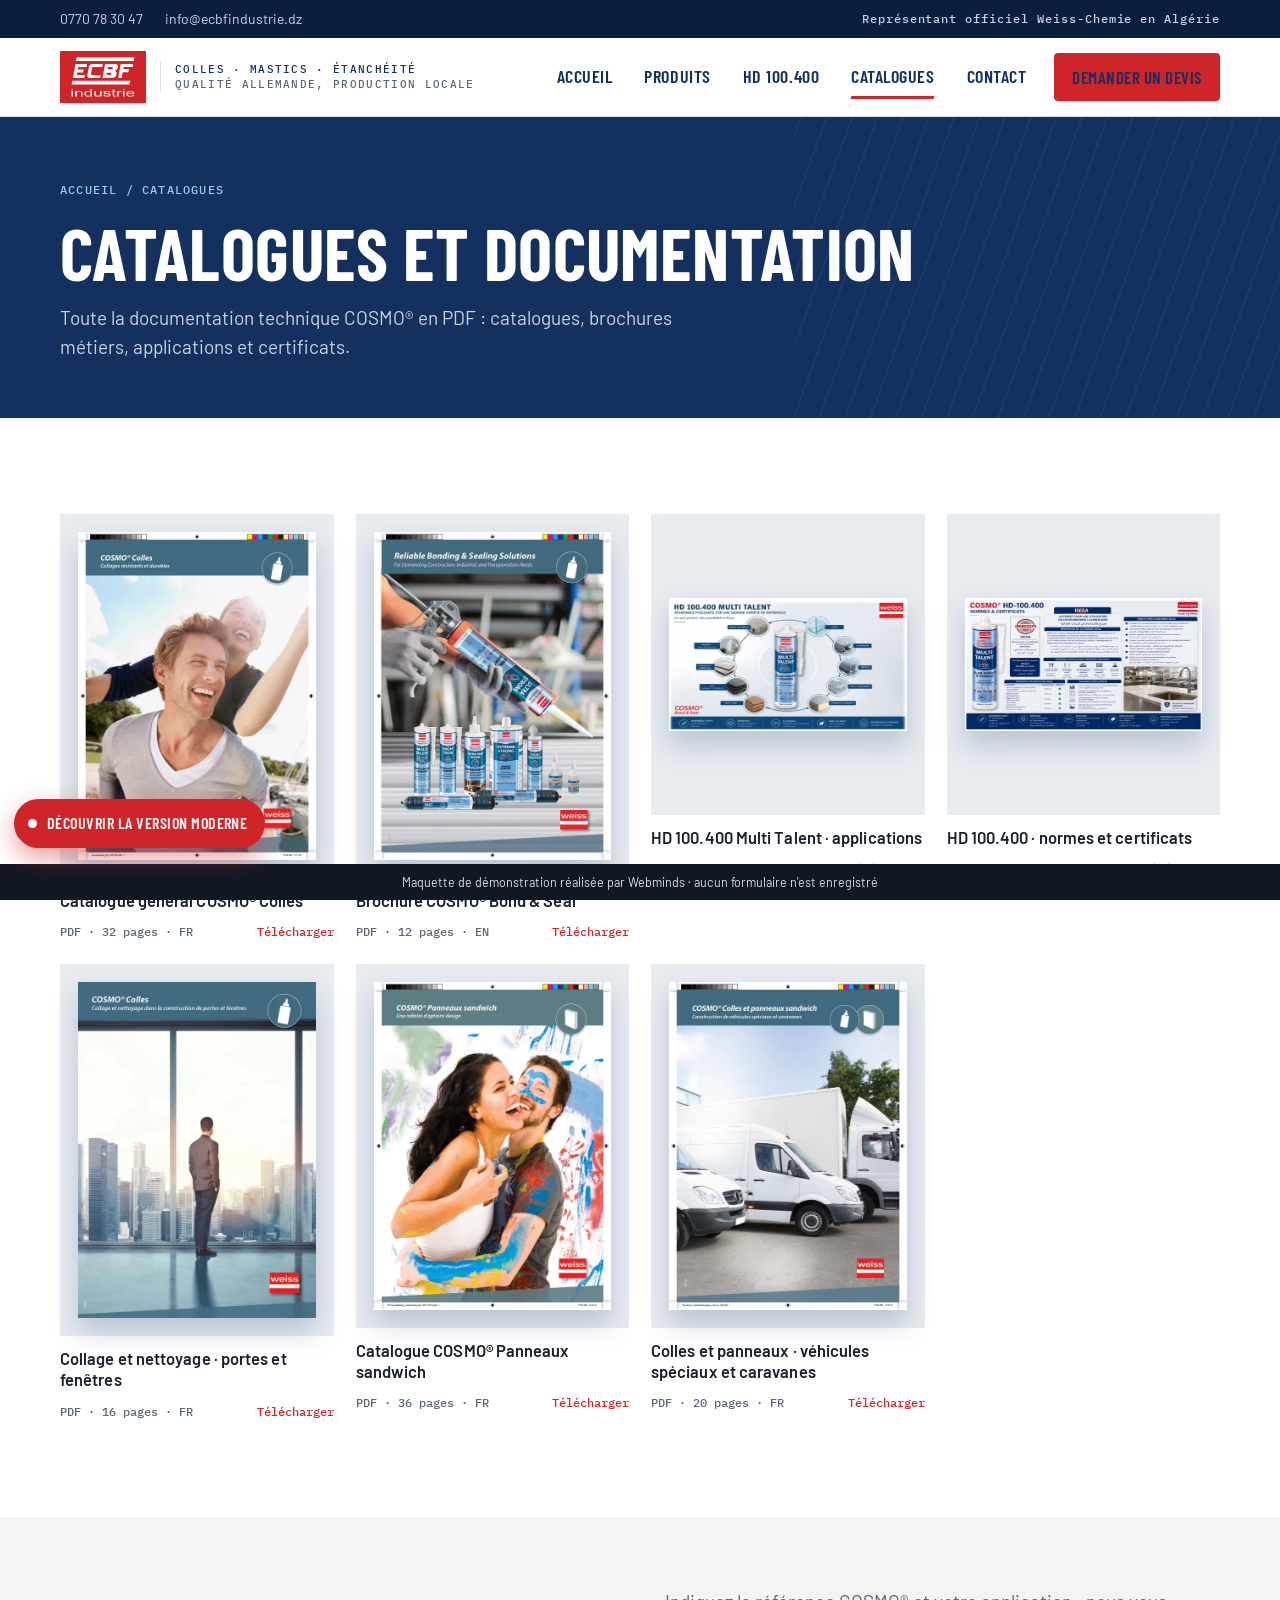
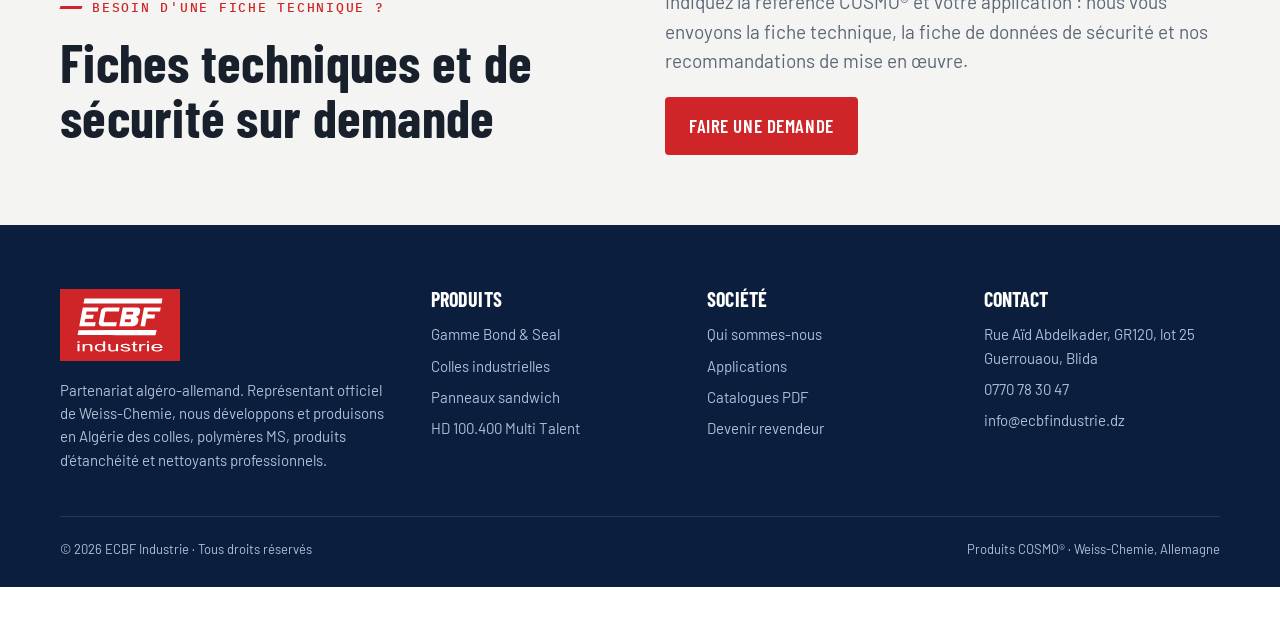
<file: catalogues.html>
<!doctype html>
<html lang="fr">
<head>
<meta charset="utf-8">
<meta name="viewport" content="width=device-width,initial-scale=1">
<meta name="robots" content="noindex, nofollow, noarchive">
<title>ECBF Industrie</title>
<link rel="icon" type="image/svg+xml" href="assets/img/favicon.svg">
<link rel="stylesheet" href="assets/css/v1.css">
</head>
<body data-page="catalogues">
<div id="top"></div>
<div class="ph"><div class="wrap">
  <div class="crumb">Accueil / Catalogues</div>
  <h1>Catalogues et documentation</h1>
  <p>Toute la documentation technique COSMO® en PDF : catalogues, brochures métiers, applications et certificats.</p>
</div></div>
<section>
  <div class="wrap">
    <div class="cat-grid" id="catGrid"></div>
  </div>
</section>
<section style="background:#F4F5F2;padding:70px 0">
  <div class="wrap split">
    <div><div class="kicker">Besoin d'une fiche technique ?</div><h2>Fiches techniques et de sécurité sur demande</h2></div>
    <div><p class="lead">Indiquez la référence COSMO® et votre application : nous vous envoyons la fiche technique, la fiche de données de sécurité et nos recommandations de mise en œuvre.</p><a class="btn btn-red" style="margin-top:22px" href="contact.html#devis">Faire une demande</a></div>
  </div>
</section>
<div id="foot"></div>
<script src="assets/js/data.js"></script>
<script src="assets/js/v1.js"></script>
<script>
document.getElementById('catGrid').innerHTML=ECBF.catalogues.map(function(c){return '<a class="cat rv" href="'+c.url+'" target="_blank" rel="noopener"><div class="cov"><img src="assets/img/cat/'+c.id+'.webp" alt="" loading="lazy"></div><h4>'+c.titre+'</h4><div class="meta"><span>PDF · '+c.pages+' pages · '+c.langue+'</span><b>Télécharger</b></div></a>'}).join('');
var io=new IntersectionObserver(function(es){es.forEach(function(e){if(e.isIntersecting){e.target.classList.add('in');io.unobserve(e.target)}})},{threshold:.1});document.querySelectorAll('.rv:not(.in)').forEach(function(el){io.observe(el)});
</script>
</body>
</html>
</file>
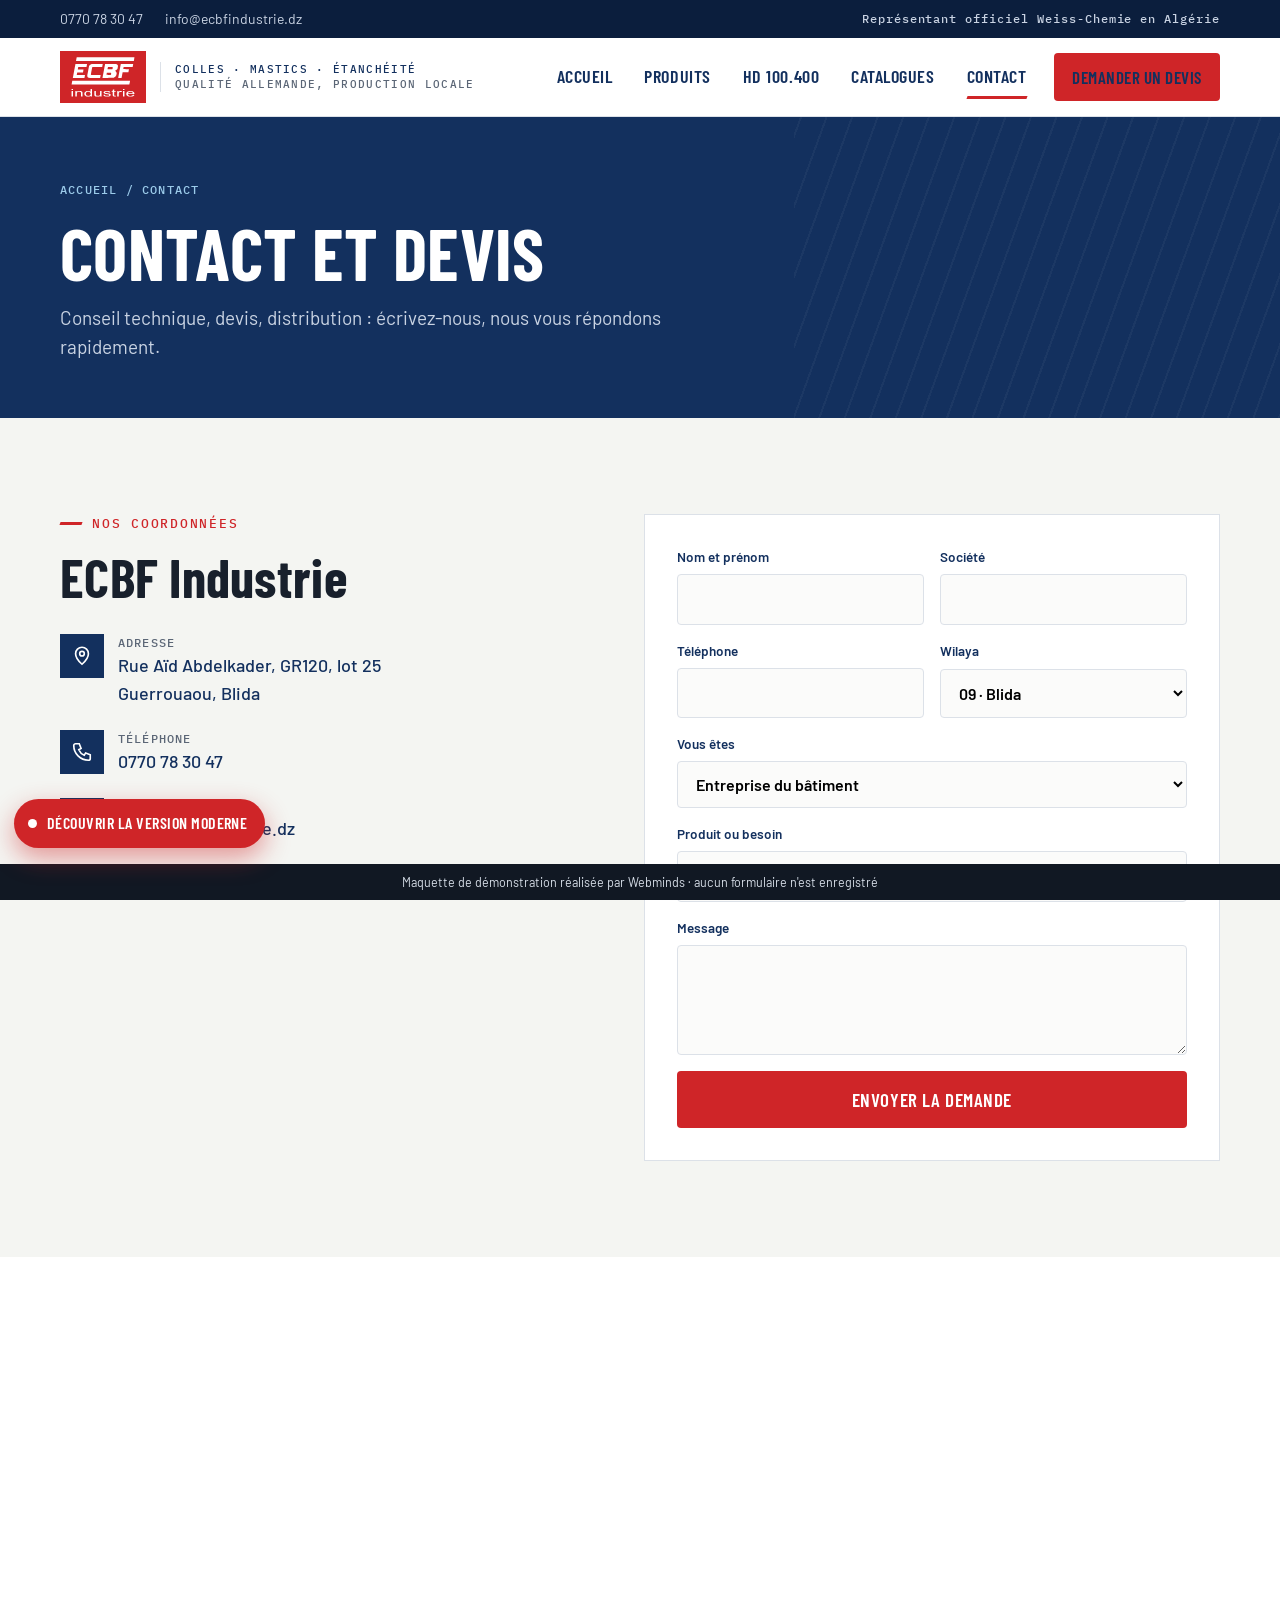
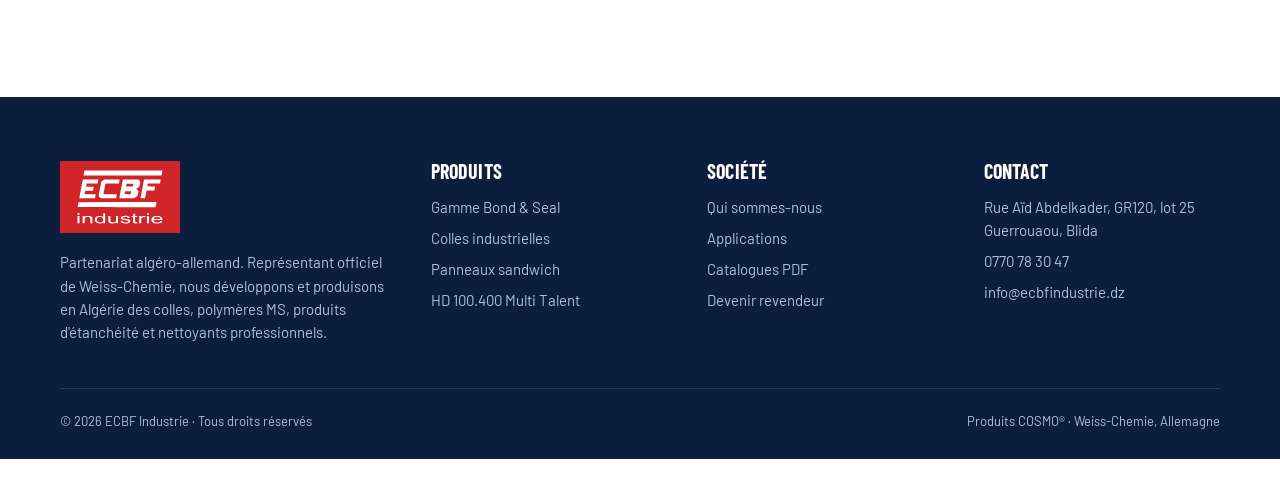
<file: contact.html>
<!doctype html>
<html lang="fr">
<head>
<meta charset="utf-8">
<meta name="viewport" content="width=device-width,initial-scale=1">
<meta name="robots" content="noindex, nofollow, noarchive">
<title>ECBF Industrie</title>
<link rel="icon" type="image/svg+xml" href="assets/img/favicon.svg">
<link rel="stylesheet" href="assets/css/v1.css">
</head>
<body data-page="contact">
<div id="top"></div>
<div class="ph"><div class="wrap">
  <div class="crumb">Accueil / Contact</div>
  <h1>Contact et devis</h1>
  <p>Conseil technique, devis, distribution : écrivez-nous, nous vous répondons rapidement.</p>
</div></div>
<section class="contact" id="devis">
  <div class="wrap">
    <div>
      <div class="kicker">Nos coordonnées</div>
      <h2>ECBF Industrie</h2>
      <div class="coord" id="coord"></div>
    </div>
    <form class="f" novalidate>
      <label>Nom et prénom<input required name="nom"></label>
      <label>Société<input name="societe"></label>
      <label>Téléphone<input type="tel" name="tel"></label>
      <label>Wilaya<select name="wilaya" id="wil"></select></label>
      <label class="full">Vous êtes<select name="profil"><option>Entreprise du bâtiment</option><option>Menuisier aluminium / bois</option><option>Industriel</option><option>Carrossier / constructeur de véhicules</option><option>Revendeur / quincaillerie</option><option>Particulier</option></select></label>
      <label class="full">Produit ou besoin<input name="produit" id="prod" placeholder="Ex. COSMO HD-100.400 Multi Talent, 200 cartouches"></label>
      <label class="full">Message<textarea name="msg"></textarea></label>
      <button class="btn btn-red full" type="submit" style="justify-content:center">Envoyer la demande</button>
      <div class="ok-msg">Merci, votre demande a bien été prise en compte (maquette : aucune donnée n'est envoyée).</div>
    </form>
  </div>
</section>
<iframe class="map" id="map" loading="lazy" title="Carte ECBF Industrie" style="height:440px"></iframe>
<div id="foot"></div>
<script src="assets/js/data.js"></script>
<script src="assets/js/v1.js"></script>
<script>
(function(){var C=ECBF.contact,I=ICON;
document.getElementById('coord').innerHTML='<div>'+I.pin+'<span><small>Adresse</small><p>'+C.adresse+'<br>'+C.ville+'</p></span></div><div>'+I.tel+'<span><small>Téléphone</small><a href="tel:'+C.telHref+'">'+C.tel+'</a></span></div><div>'+I.mail+'<span><small>E-mail</small><a href="mailto:'+C.email+'">'+C.email+'</a></span></div>';
document.getElementById('map').src=C.map;
var w=["Adrar","Chlef","Laghouat","Oum El Bouaghi","Batna","Béjaïa","Biskra","Béchar","Blida","Bouira","Tamanrasset","Tébessa","Tlemcen","Tiaret","Tizi Ouzou","Alger","Djelfa","Jijel","Sétif","Saïda","Skikda","Sidi Bel Abbès","Annaba","Guelma","Constantine","Médéa","Mostaganem","M'Sila","Mascara","Ouargla","Oran","El Bayadh","Illizi","Bordj Bou Arreridj","Boumerdès","El Tarf","Tindouf","Tissemsilt","El Oued","Khenchela","Souk Ahras","Tipaza","Mila","Aïn Defla","Naâma","Aïn Témouchent","Ghardaïa","Relizane","Timimoun","Bordj Badji Mokhtar","Ouled Djellal","Béni Abbès","In Salah","In Guezzam","Touggourt","Djanet","El M'Ghair","El Meniaa"];
document.getElementById('wil').innerHTML=w.map(function(x,i){return '<option'+(x==='Blida'?' selected':'')+'>'+String(i+1).padStart(2,'0')+' · '+x+'</option>'}).join('');
var q=new URLSearchParams(location.search).get('produit');if(q)document.getElementById('prod').value=q;
})();
</script>
</body>
</html>
</file>
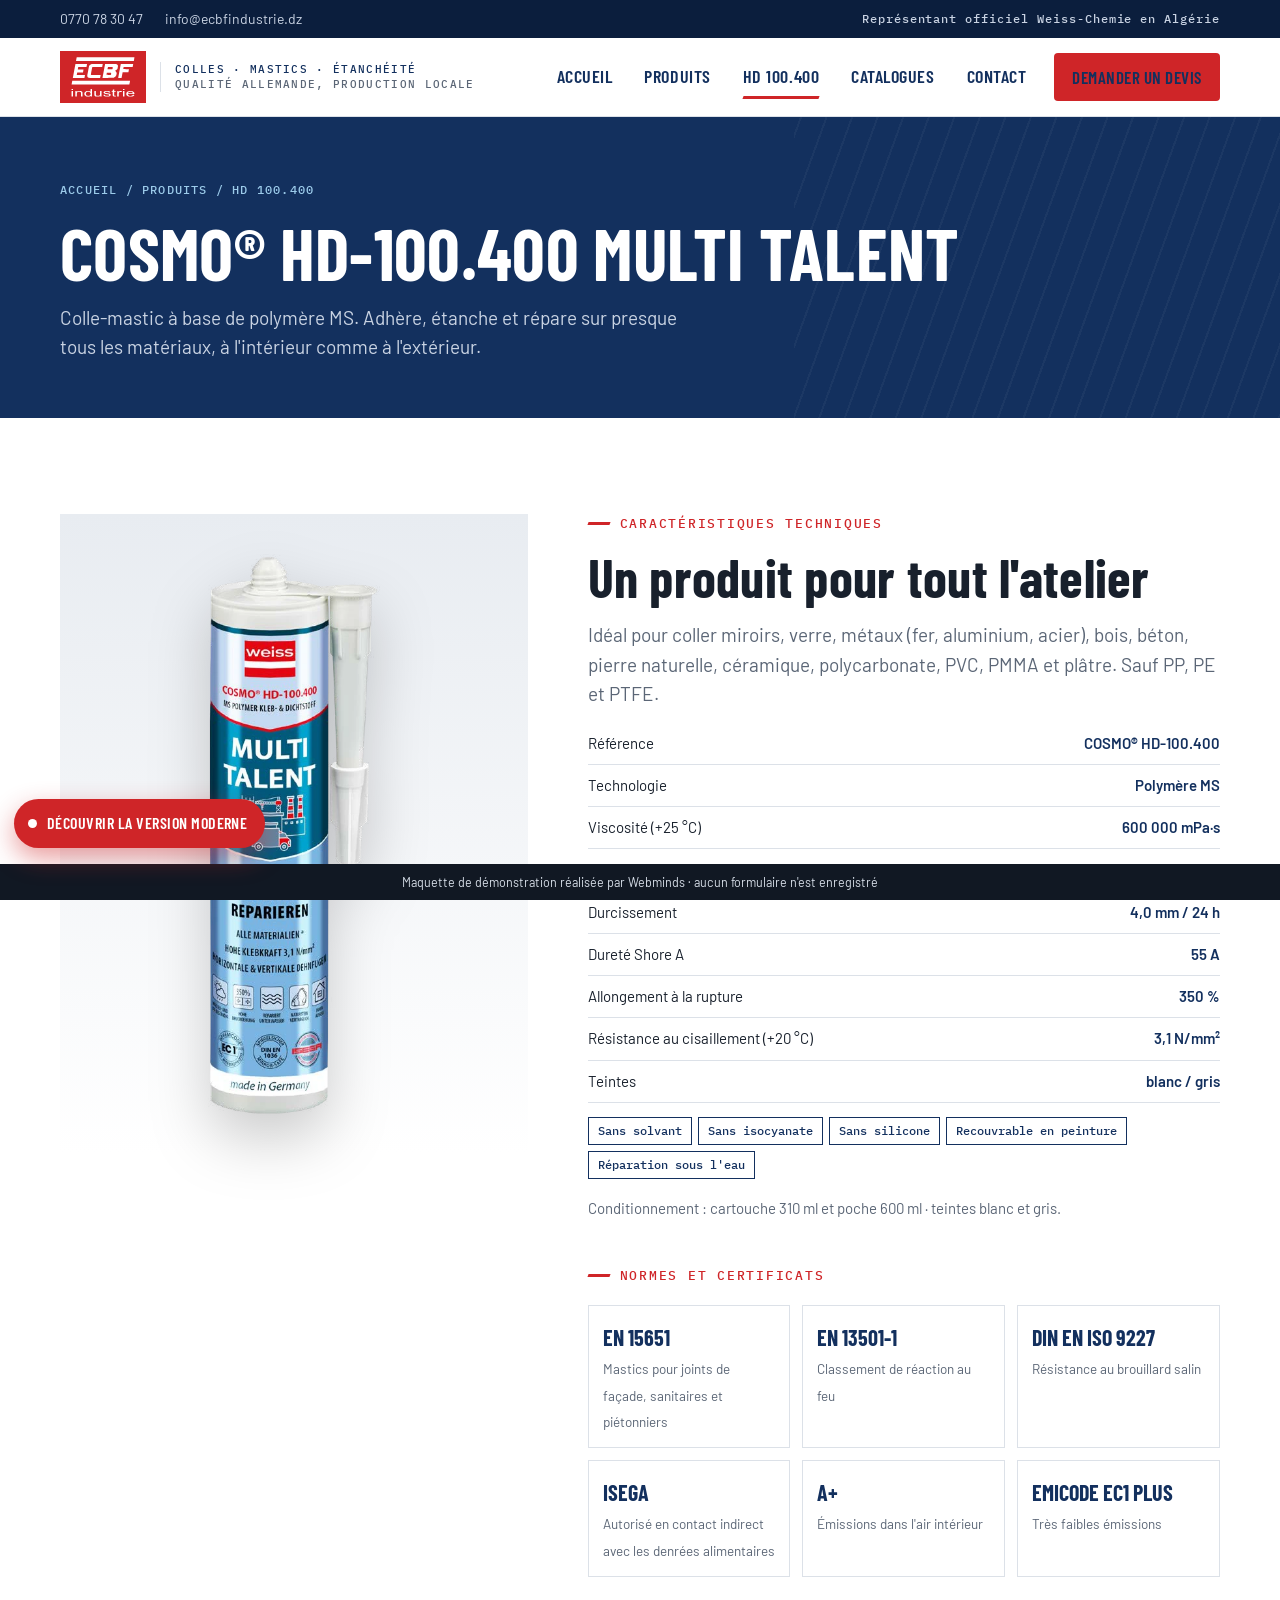
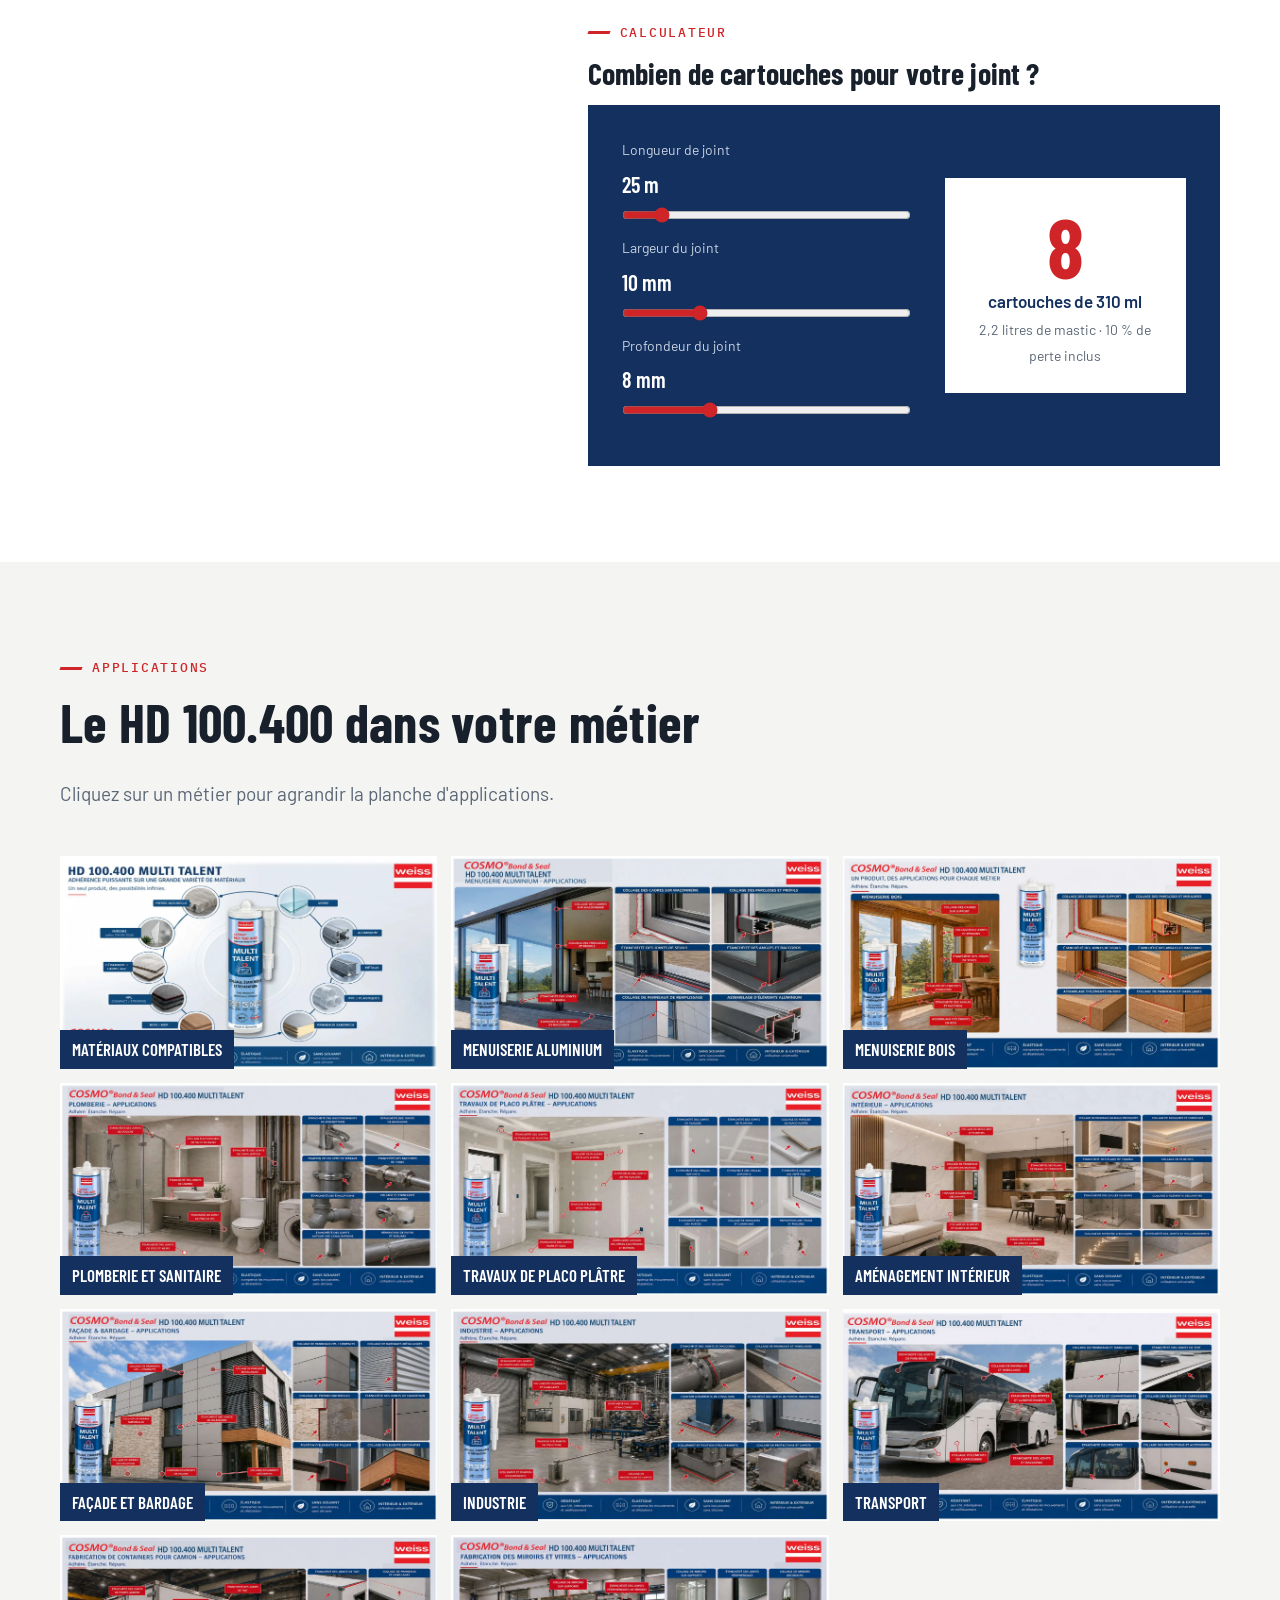
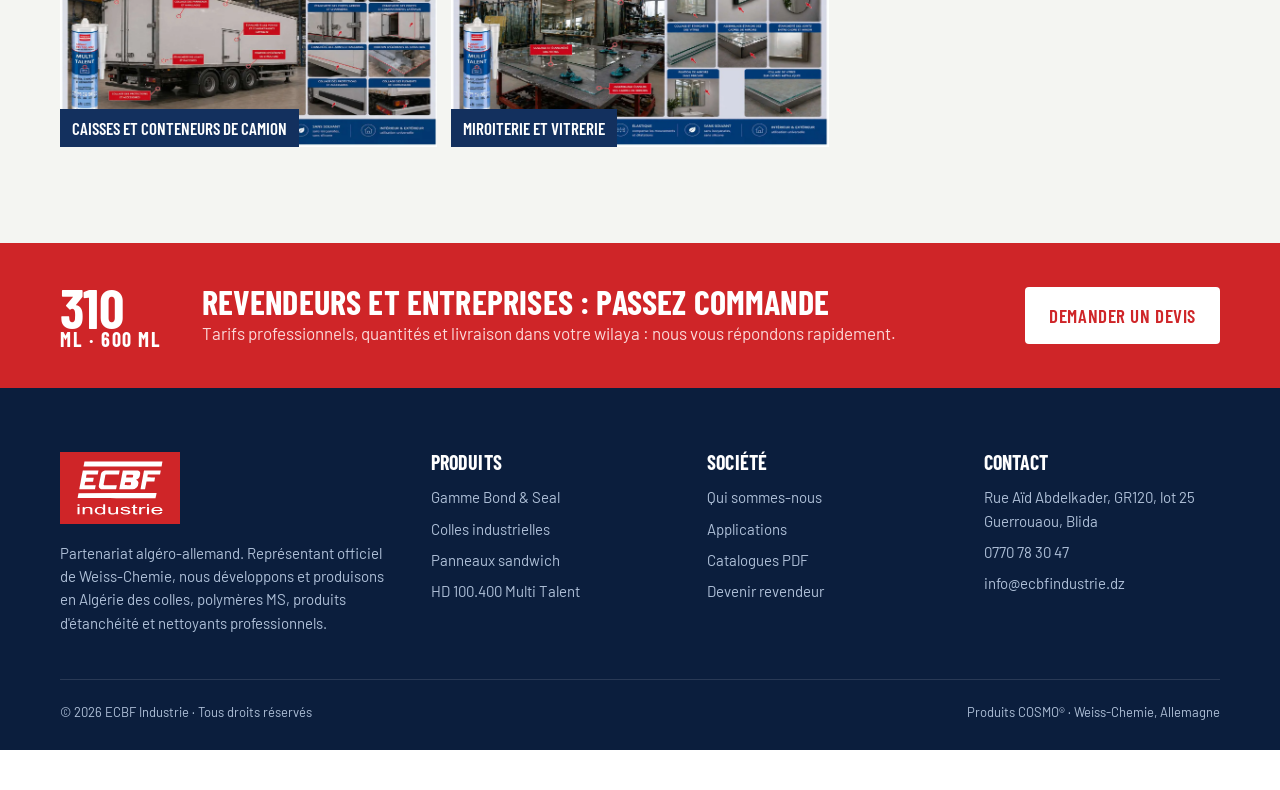
<file: hd-100-400.html>
<!doctype html>
<html lang="fr">
<head>
<meta charset="utf-8">
<meta name="viewport" content="width=device-width,initial-scale=1">
<meta name="robots" content="noindex, nofollow, noarchive">
<title>ECBF Industrie</title>
<link rel="icon" type="image/svg+xml" href="assets/img/favicon.svg">
<link rel="stylesheet" href="assets/css/v1.css">
</head>
<body data-page="hd">
<div id="top"></div>

<div class="ph"><div class="wrap">
  <div class="crumb">Accueil / Produits / HD 100.400</div>
  <h1>COSMO® HD-100.400 Multi Talent</h1>
  <p>Colle-mastic à base de polymère MS. Adhère, étanche et répare sur presque tous les matériaux, à l'intérieur comme à l'extérieur.</p>
</div></div>

<section class="fiche">
  <div class="wrap">
    <div class="fiche-pic"><img src="assets/img/p/multi-talent.webp" alt="COSMO HD-100.400 Multi Talent"></div>
    <div>
      <div class="kicker">Caractéristiques techniques</div>
      <h2>Un produit pour tout l'atelier</h2>
      <p class="lead" style="margin:16px 0 8px">Idéal pour coller miroirs, verre, métaux (fer, aluminium, acier), bois, béton, pierre naturelle, céramique, polycarbonate, PVC, PMMA et plâtre. Sauf PP, PE et PTFE.</p>
      <table class="spec" id="specs"></table>
      <div class="chips"><span>Sans solvant</span><span>Sans isocyanate</span><span>Sans silicone</span><span>Recouvrable en peinture</span><span>Réparation sous l'eau</span></div>
      <p style="font-size:15px;color:#5B6676">Conditionnement : cartouche 310 ml et poche 600 ml · teintes blanc et gris.</p>

      <div class="kicker" style="margin-top:46px">Normes et certificats</div>
      <div class="normes" id="normes"></div>

      <div class="kicker" style="margin-top:46px">Calculateur</div>
      <h3 style="font-size:30px;margin-bottom:16px">Combien de cartouches pour votre joint ?</h3>
      <div class="calc">
        <div>
          <label>Longueur de joint <span class="v"><span id="vL">25</span> m</span><input type="range" id="L" min="1" max="200" value="25"></label>
          <label>Largeur du joint <span class="v"><span id="vW">10</span> mm</span><input type="range" id="W" min="3" max="30" value="10"></label>
          <label>Profondeur du joint <span class="v"><span id="vP">8</span> mm</span><input type="range" id="P" min="3" max="20" value="8"></label>
        </div>
        <div class="res"><b id="nb">8</b><span style="font-weight:600">cartouches de 310 ml</span><br><small id="vol">2,0 litres de mastic · 10 % de perte inclus</small></div>
      </div>
    </div>
  </div>
</section>

<section style="background:#F4F5F2" id="apps">
  <div class="wrap">
    <div class="sec-head">
      <div><div class="kicker">Applications</div><h2>Le HD 100.400 dans votre métier</h2></div>
      <p class="lead">Cliquez sur un métier pour agrandir la planche d'applications.</p>
    </div>
    <div class="gal" id="gal"></div>
  </div>
</section>

<section class="event"><div class="wrap">
  <div class="date" style="font-size:56px">310<small>ML · 600 ML</small></div>
  <div><h3>Revendeurs et entreprises : passez commande</h3><p>Tarifs professionnels, quantités et livraison dans votre wilaya : nous vous répondons rapidement.</p></div>
  <a class="btn" href="contact.html?produit=HD-100.400%20Multi%20Talent#devis">Demander un devis</a>
</div></section>

<div class="lb" id="lb"><button class="x" aria-label="Fermer">×</button><img alt=""></div>
<div id="foot"></div>
<script src="assets/js/data.js"></script>
<script src="assets/js/v1.js"></script>
<script>
(function(){var D=ECBF,p=byId('multi-talent');
document.getElementById('specs').innerHTML='<tr><td>Référence</td><td>COSMO® HD-100.400</td></tr><tr><td>Technologie</td><td>Polymère MS</td></tr><tr><td>Viscosité (+25 °C)</td><td>600 000 mPa·s</td></tr>'+Object.keys(p.specs).map(function(k){return '<tr><td>'+k+'</td><td>'+p.specs[k]+'</td></tr>'}).join('');
document.getElementById('normes').innerHTML=D.normes.map(function(n){return '<div><b>'+n.code+'</b><span>'+n.txt+'</span></div>'}).join('');
var lb=document.getElementById('lb');lb.onclick=function(e){if(e.target!==lb.querySelector('img'))lb.classList.remove('on')};
var list=[{id:'materiaux',nom:'Matériaux compatibles'}].concat(D.metiers);
document.getElementById('gal').innerHTML=list.map(function(m){return '<button id="'+m.id+'" data-src="assets/img/apps/'+m.id+'.webp"><img src="assets/img/apps/'+m.id+'.webp" alt="'+m.nom+'" loading="lazy"><span>'+m.nom+'</span></button>'}).join('');
document.querySelectorAll('#gal button').forEach(function(b){b.onclick=function(){lb.querySelector('img').src=b.dataset.src;lb.classList.add('on')}});
function calc(){var L=+document.getElementById('L').value,W=+document.getElementById('W').value,P=+document.getElementById('P').value;
 document.getElementById('vL').textContent=L;document.getElementById('vW').textContent=W;document.getElementById('vP').textContent=P;
 var ml=L*W*P*1.1;document.getElementById('nb').textContent=Math.max(1,Math.ceil(ml/310));
 document.getElementById('vol').textContent=(ml/1000).toFixed(1).replace('.',',')+' litres de mastic · 10 % de perte inclus'}
['L','W','P'].forEach(function(i){document.getElementById(i).oninput=calc});calc();
if(location.hash){var t=document.getElementById(location.hash.slice(1));if(t)setTimeout(function(){t.scrollIntoView({block:'center'});t.click()},400)}
})();
</script>
</body>
</html>
</file>
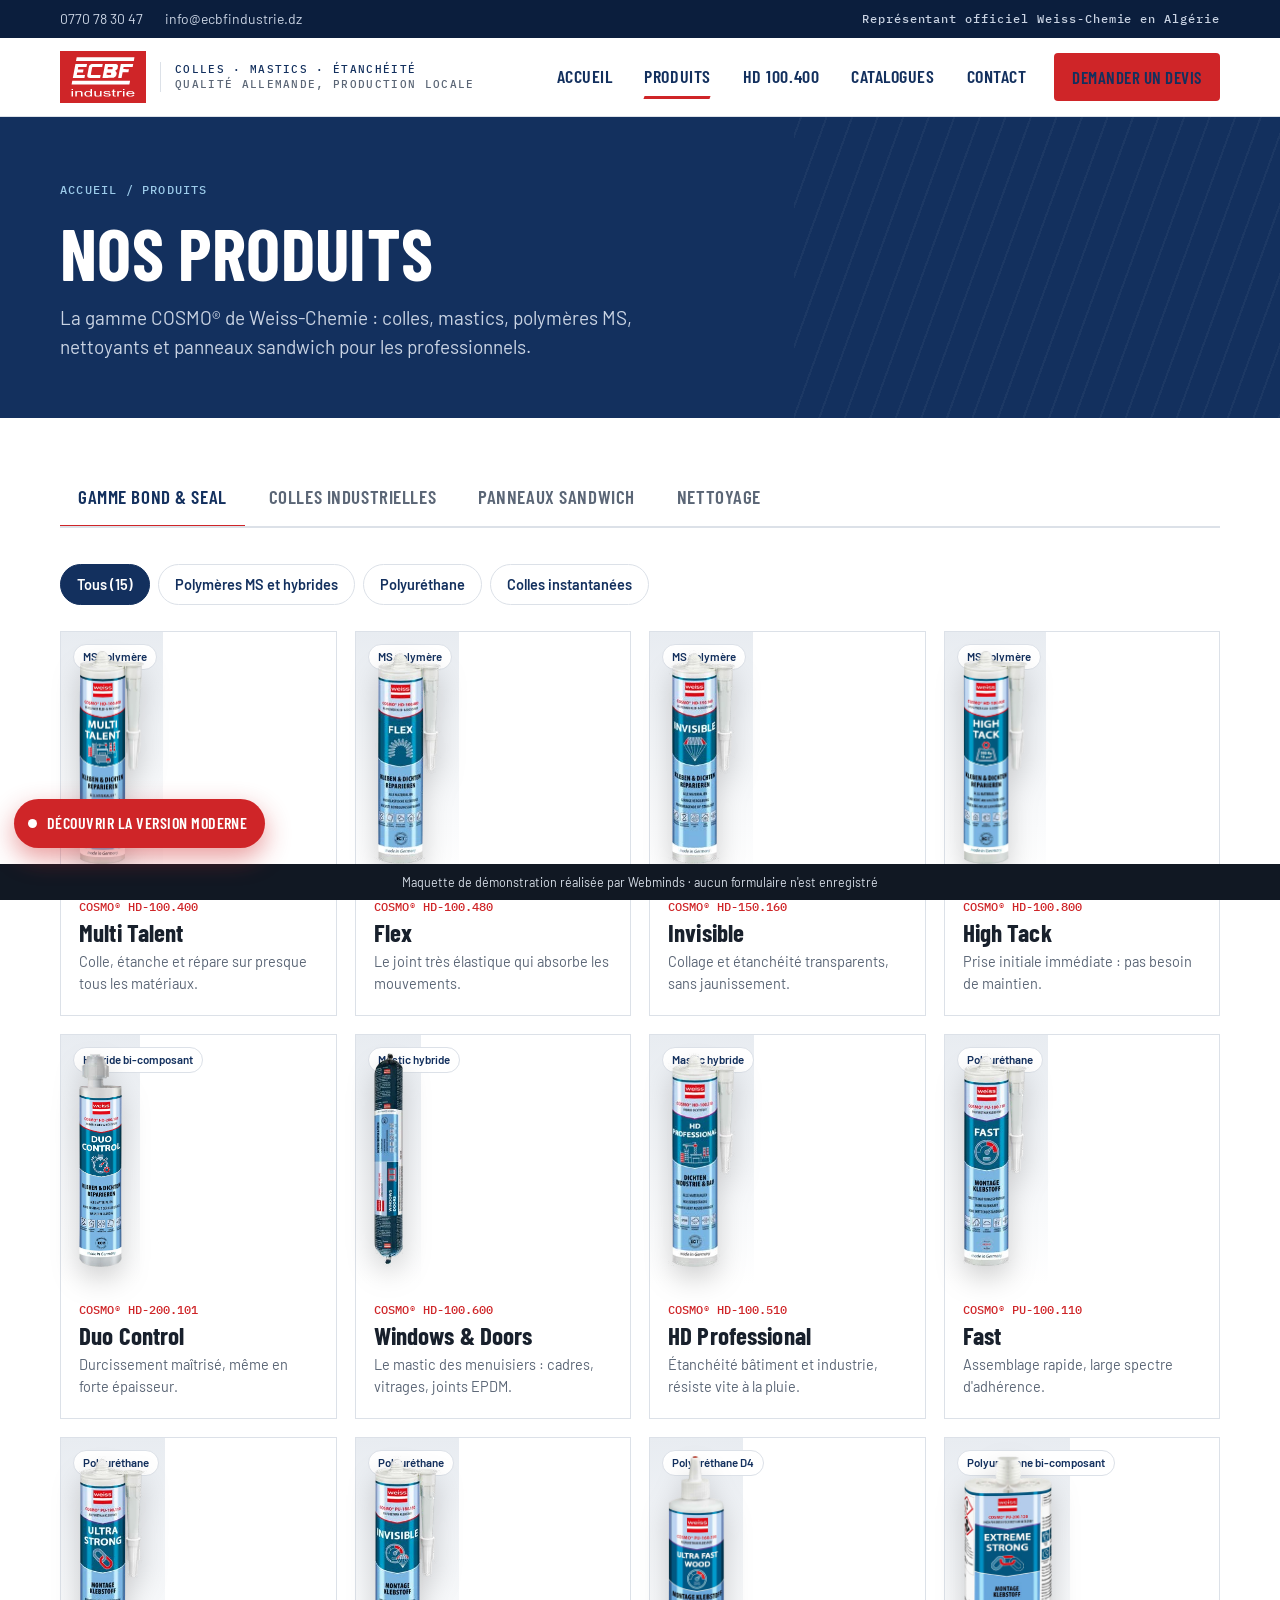
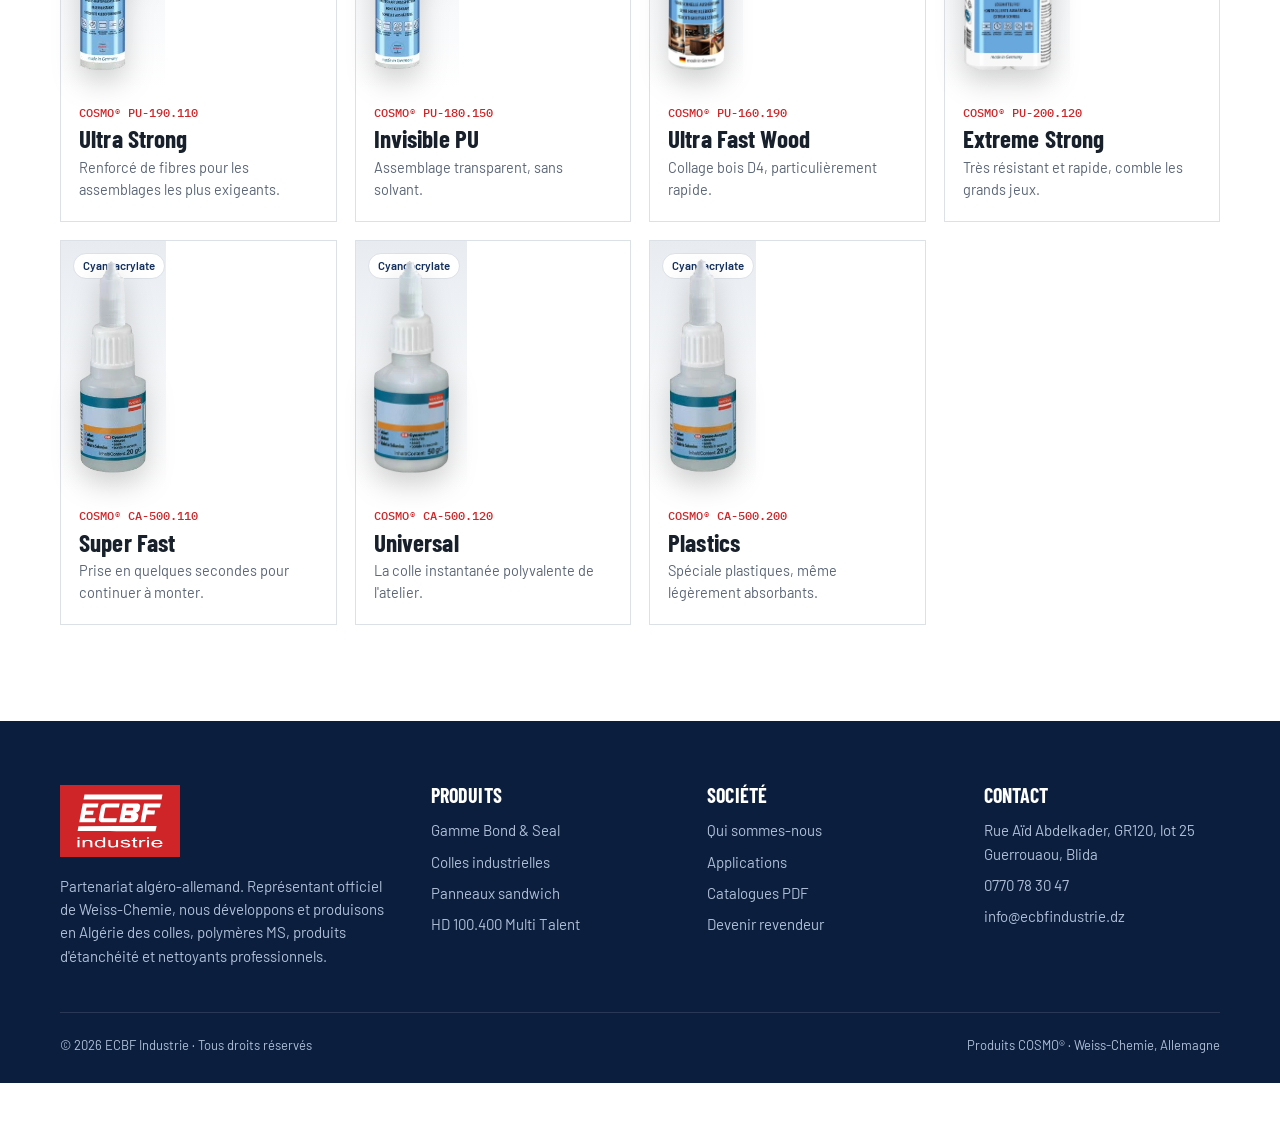
<file: produits.html>
<!doctype html>
<html lang="fr">
<head>
<meta charset="utf-8">
<meta name="viewport" content="width=device-width,initial-scale=1">
<meta name="robots" content="noindex, nofollow, noarchive">
<title>ECBF Industrie</title>
<link rel="icon" type="image/svg+xml" href="assets/img/favicon.svg">
<link rel="stylesheet" href="assets/css/v1.css">
</head>
<body data-page="produits">
<div id="top"></div>

<div class="ph"><div class="wrap">
  <div class="crumb">Accueil / Produits</div>
  <h1>Nos produits</h1>
  <p>La gamme COSMO® de Weiss-Chemie : colles, mastics, polymères MS, nettoyants et panneaux sandwich pour les professionnels.</p>
</div></div>

<section style="padding-top:50px">
  <div class="wrap">
    <div class="tabs" role="tablist">
      <button class="on" data-t="bond">Gamme Bond &amp; Seal</button>
      <button data-t="familles">Colles industrielles</button>
      <button data-t="panneaux">Panneaux sandwich</button>
      <button data-t="nettoyage">Nettoyage</button>
    </div>

    <div class="panel on" id="p-bond">
      <div class="filters" id="filters">
        <button class="on" data-f="all">Tous (15)</button>
        <button data-f="hd">Polymères MS et hybrides</button>
        <button data-f="pu">Polyuréthane</button>
        <button data-f="ca">Colles instantanées</button>
      </div>
      <div class="pgrid" id="pgrid"></div>
    </div>

    <div class="panel" id="p-familles">
      <p class="lead" style="margin-bottom:30px">Plus de 400 variantes de colles de surface, de construction, instantanées et spéciales. Sur demande, les systèmes de colles peuvent être ajustés à votre procédé de fabrication.</p>
      <div class="fam-list" id="famList"></div>
    </div>

    <div class="panel" id="p-panneaux">
      <div class="split">
        <div>
          <div class="kicker">COSMO® Panneaux sandwich</div>
          <h2>Une infinité d'options design</h2>
          <p class="lead" style="margin-top:16px">Plus de 5 000 variantes de panneaux sandwich. Finitions, matériaux d'âme et traitements se combinent pour la construction de véhicules spéciaux, de caravanes, de caisses de camion, de façades et d'aménagements.</p>
          <div style="display:flex;gap:12px;margin-top:26px;flex-wrap:wrap"><a class="btn btn-red" href="catalogues.html">Catalogue panneaux</a><a class="btn btn-line" style="color:#13305E" href="contact.html#devis">Demander un devis</a></div>
        </div>
        <div><img src="assets/img/p/caravane.webp" alt="Panneaux sandwich pour caravane"><div class="swatches"><img src="assets/img/p/panneau-1.webp" alt=""><img src="assets/img/p/panneau-2.webp" alt=""><img src="assets/img/p/panneau-3.webp" alt=""><img src="assets/img/p/panneau-4.webp" alt=""><img src="assets/img/p/camion.webp" alt=""><img src="assets/img/p/panneau-1.webp" alt="" style="transform:scaleX(-1)"></div></div>
      </div>
    </div>

    <div class="panel" id="p-nettoyage">
      <div class="split">
        <div>
          <div class="kicker">COSMO® CL · PUDOL</div>
          <h2>Nettoyer, activer, entretenir</h2>
          <p class="lead" style="margin-top:16px">Les nettoyants et activateurs COSMO® CL préparent les surfaces avant collage et finissent les joints après. La marque PUDOL complète l'offre avec des produits de nettoyage et d'entretien pour les activités professionnelles.</p>
          <a class="btn btn-red" style="margin-top:26px" href="contact.html#devis">Demander un devis</a>
        </div>
        <div style="display:flex;gap:20px;align-items:flex-end;justify-content:center"><img src="assets/img/p/fam-cl-bidon.webp" alt="" style="height:240px;width:auto"><img src="assets/img/p/fam-cl.webp" alt="" style="height:200px;width:auto"><img src="assets/img/p/fam-pu-bidon.webp" alt="" style="height:220px;width:auto"></div>
      </div>
    </div>
  </div>
</section>

<div id="foot"></div>
<script src="assets/js/data.js"></script>
<script src="assets/js/v1.js"></script>
<script>
(function(){var D=ECBF;
var g=document.getElementById('pgrid');
function draw(f){g.innerHTML=D.range.filter(function(p){return f==='all'||p.famille===f}).map(function(p){return '<button class="pcard" data-id="'+p.id+'"><span class="ty">'+p.type+'</span><div class="pic"><img src="assets/img/p/'+p.img+'.webp" alt="'+p.nom+'" loading="lazy"></div><div class="tx"><span class="ref">COSMO® '+p.ref+'</span><h3>'+p.nom+'</h3><p>'+p.accroche+'</p></div></button>'}).join('');
 g.querySelectorAll('.pcard').forEach(function(b){b.onclick=function(){openProduct(b.dataset.id)}})}
draw('all');
document.querySelectorAll('#filters button').forEach(function(b){b.onclick=function(){document.querySelectorAll('#filters button').forEach(function(x){x.classList.remove('on')});b.classList.add('on');draw(b.dataset.f)}});
document.getElementById('famList').innerHTML=D.familles.map(function(f){return '<div class="fam-row"><div class="pic"><img src="assets/img/p/'+f.img+'.webp" alt="" loading="lazy"></div><div><span class="code">'+f.code+'</span><h3>'+f.nom+'</h3><p>'+f.desc+'</p><div class="refs">'+f.refs+'</div></div></div>'}).join('');
function tab(t){document.querySelectorAll('.tabs button').forEach(function(x){x.classList.toggle('on',x.dataset.t===t)});document.querySelectorAll('.panel').forEach(function(p){p.classList.toggle('on',p.id==='p-'+t)})}
document.querySelectorAll('.tabs button').forEach(function(b){b.onclick=function(){tab(b.dataset.t)}});
function fromHash(){var h=location.hash.slice(1);if(['familles','panneaux','nettoyage','bond'].indexOf(h)>-1)tab(h)}fromHash();window.addEventListener('hashchange',fromHash);
var q=new URLSearchParams(location.search).get('p');if(q)openProduct(q);
})();
</script>
</body>
</html>
</file>
<file: assets/css/v1.css>
@font-face{font-family:"Barlow";src:url(../fonts/barlow-latin-400-normal.woff2) format("woff2");font-weight:400;font-display:swap}
@font-face{font-family:"Barlow";src:url(../fonts/barlow-latin-500-normal.woff2) format("woff2");font-weight:500;font-display:swap}
@font-face{font-family:"Barlow";src:url(../fonts/barlow-latin-600-normal.woff2) format("woff2");font-weight:600;font-display:swap}
@font-face{font-family:"Barlow Condensed";src:url(../fonts/barlow-condensed-latin-600-normal.woff2) format("woff2");font-weight:600;font-display:swap}
@font-face{font-family:"Barlow Condensed";src:url(../fonts/barlow-condensed-latin-700-normal.woff2) format("woff2");font-weight:700;font-display:swap}
@font-face{font-family:"Barlow Condensed";src:url(../fonts/barlow-condensed-latin-600-italic.woff2) format("woff2");font-weight:600;font-style:italic;font-display:swap}
@font-face{font-family:"Plex Mono";src:url(../fonts/ibm-plex-mono-latin-500-normal.woff2) format("woff2");font-weight:500;font-display:swap}

:root{
  --red:#CF2528;--red-d:#A91B1F;--navy:#13305E;--navy-d:#0B1E3D;--ink:#18202C;--mute:#5B6676;
  --line:#DCE1E8;--paper:#F4F5F2;--white:#fff;--sky:#9CCBEA;--steel:#E8ECF1;
  --head:"Barlow Condensed",system-ui,sans-serif;--body:"Barlow",system-ui,sans-serif;--mono:"Plex Mono",ui-monospace,monospace;
  --wrap:1200px;--r:4px;
}
*{box-sizing:border-box;margin:0;padding:0}
html{scroll-behavior:smooth;-webkit-text-size-adjust:100%}
body{font-family:var(--body);color:var(--ink);background:var(--white);font-size:17px;line-height:1.55;padding-bottom:40px}
img{display:block;max-width:100%}
a{color:inherit;text-decoration:none}
button{font:inherit;cursor:pointer;border:0;background:none;color:inherit}
.wrap{max-width:var(--wrap);margin:0 auto;padding:0 20px}
h1,h2,h3,h4{font-family:var(--head);font-weight:700;line-height:1.02;letter-spacing:.005em}
h2{font-size:clamp(34px,5vw,54px)}
h3{font-size:24px}
.kicker{font-family:var(--mono);font-size:12.5px;letter-spacing:.14em;text-transform:uppercase;color:var(--red);display:flex;align-items:center;gap:10px;margin-bottom:16px}
.kicker:before{content:"";width:22px;height:3px;background:var(--red);transform:skewX(-20deg)}
.lead{font-size:19px;color:var(--mute);max-width:640px}
.btn{display:inline-flex;align-items:center;gap:10px;font-family:var(--head);font-weight:600;font-size:19px;letter-spacing:.03em;text-transform:uppercase;padding:14px 24px;border-radius:var(--r);transition:.2s;white-space:nowrap}
.btn-red{background:var(--red);color:#fff}.btn-red:hover{background:var(--red-d)}
.btn-line{border:1.5px solid currentColor}.btn-line:hover{background:var(--navy);color:#fff;border-color:var(--navy)}
.btn svg{width:18px;height:18px}
section{padding:96px 0}
.sec-head{display:flex;justify-content:space-between;align-items:flex-end;gap:30px;margin-bottom:48px;flex-wrap:wrap}

/* top bar + header */
.topbar{background:var(--navy-d);color:#C9D3E3;font-size:14px}
.topbar .wrap{display:flex;justify-content:space-between;gap:16px;height:38px;align-items:center}
.topbar a:hover{color:#fff}
.topbar .tb-l{display:flex;gap:22px}
.topbar .tb-r{font-family:var(--mono);font-size:12px;letter-spacing:.08em}
header.site{position:sticky;top:0;z-index:50;background:#fff;border-bottom:1px solid var(--line)}
header.site .wrap{display:flex;align-items:center;justify-content:space-between;height:78px;gap:20px}
.brand{display:flex;align-items:center;gap:14px}
.brand .logo{background:var(--red);width:86px;height:52px;display:grid;place-items:center;padding:6px 8px}
.brand .logo svg{width:100%;height:100%;color:#fff}
.brand .sub{font-family:var(--mono);font-size:11px;letter-spacing:.12em;text-transform:uppercase;color:var(--mute);line-height:1.35;border-left:1px solid var(--line);padding-left:14px}
.brand .sub b{color:var(--navy);font-weight:500;display:block}
nav.main{display:flex;gap:4px;align-items:center}
nav.main a{font-family:var(--head);font-weight:600;font-size:18px;letter-spacing:.03em;text-transform:uppercase;padding:10px 14px;color:var(--navy);position:relative}
nav.main a.on:after,nav.main a:hover:after{content:"";position:absolute;left:14px;right:14px;bottom:2px;height:3px;background:var(--red);transform:skewX(-20deg)}
nav.main .btn{margin-left:10px;padding:11px 18px;font-size:17px}
nav.main .btn:after{display:none}
.burger{display:none;width:44px;height:44px;border:1px solid var(--line);border-radius:var(--r)}
.burger span{display:block;width:20px;height:2px;background:var(--navy);margin:4px auto}

/* hero */
.hero{position:relative;background:var(--navy-d);color:#fff;overflow:hidden;padding:0}
.hero .wrap{display:grid;grid-template-columns:1.05fr .95fr;min-height:620px}
.hero-txt{padding:88px 40px 80px 0;position:relative;z-index:2;display:flex;flex-direction:column;justify-content:center}
.hero h1{font-size:clamp(46px,6.4vw,84px);text-transform:uppercase;margin-bottom:22px}
.hero h1 em{font-style:italic;color:var(--red);font-weight:700}
.hero p{font-size:20px;color:#C9D3E3;max-width:520px;margin-bottom:34px}
.hero .ctas{display:flex;gap:14px;flex-wrap:wrap}
.hero .btn-line{color:#fff}.hero .btn-line:hover{background:#fff;color:var(--navy)}
.hero-img{position:relative;margin-right:min(-20px,calc((1200px - 100vw)/2 - 20px))}
.hero-img img{position:absolute;inset:0;width:100%;height:100%;object-fit:cover;object-position:50% 30%}
.hero-img:before{content:"";position:absolute;inset:0;background:linear-gradient(90deg,var(--navy-d) 0,rgba(11,30,61,0) 30%);z-index:1}
.hero-bars{position:absolute;left:0;right:0;bottom:0;height:14px;display:flex;gap:10px;z-index:3}
.hero-bars i{flex:1;background:var(--red)}.hero-bars i:nth-child(2){flex:.25;background:#fff}
.hero-badge{position:absolute;right:28px;bottom:44px;z-index:3;background:#fff;color:var(--navy);padding:16px 20px;display:flex;gap:14px;align-items:center;max-width:300px;box-shadow:0 18px 40px rgba(0,0,0,.25)}
.hero-badge b{font-family:var(--head);font-size:40px;line-height:1;color:var(--red)}
.hero-badge span{font-size:14px;line-height:1.3}

/* figures */
.figs{background:var(--paper);padding:0;border-bottom:1px solid var(--line)}
.figs .wrap{display:grid;grid-template-columns:repeat(4,1fr)}
.fig{padding:34px 26px;border-right:1px solid var(--line)}
.fig:first-child{border-left:1px solid var(--line)}
.fig b{font-family:var(--head);font-size:52px;line-height:1;color:var(--navy);display:block}
.fig span{font-size:15px;color:var(--mute)}

/* pont */
.pont .wrap{display:grid;grid-template-columns:1fr 1fr;gap:70px;align-items:center}
.pont-img{position:relative}
.pont-img img{width:100%;aspect-ratio:4/3;object-fit:cover}
.pont-img .flag{position:absolute;left:-18px;bottom:-18px;background:var(--red);color:#fff;font-family:var(--head);font-size:22px;padding:16px 22px;text-transform:uppercase;line-height:1.1}
.pont ul{list-style:none;margin:28px 0 34px;display:grid;gap:14px}
.pont li{display:grid;grid-template-columns:34px 1fr;gap:12px;align-items:start}
.pont li i{font-family:var(--mono);font-style:normal;font-size:13px;color:var(--red);border:1.5px solid var(--red);height:28px;display:grid;place-items:center}
.quote{font-family:var(--head);font-style:italic;font-weight:600;font-size:28px;color:var(--navy);border-left:4px solid var(--red);padding-left:18px}

/* familles */
.fam{background:var(--paper)}
.fam-grid{display:grid;grid-template-columns:repeat(4,1fr);gap:1px;background:var(--line);border:1px solid var(--line)}
.fam-card{background:#fff;padding:26px 22px 22px;display:flex;flex-direction:column;min-height:330px;transition:.25s;position:relative}
.fam-card:hover{background:var(--navy);color:#fff}
.fam-card:hover .code,.fam-card:hover p{color:#C9D3E3}
.fam-card .code{font-family:var(--mono);font-size:12px;letter-spacing:.1em;color:var(--red)}
.fam-card h3{margin:6px 0 10px;font-size:26px}
.fam-card p{font-size:15px;color:var(--mute);flex:1}
.fam-card .pic{height:120px;display:flex;align-items:flex-end;justify-content:flex-end;margin-top:10px}
.fam-card .pic img{max-height:120px;width:auto;filter:drop-shadow(0 10px 12px rgba(0,0,0,.18));transition:.3s}
.fam-card:hover .pic img{transform:translateY(-6px) rotate(-3deg)}

/* phare */
.phare{background:var(--navy);color:#fff;overflow:hidden;position:relative}
.phare:before{content:"";position:absolute;right:-10%;top:-30%;width:60%;height:160%;background:repeating-linear-gradient(-70deg,rgba(255,255,255,.035) 0 2px,transparent 2px 26px)}
.phare .wrap{display:grid;grid-template-columns:.8fr 1.2fr;gap:60px;align-items:center;position:relative}
.phare-pack{display:flex;justify-content:center;position:relative}
.phare-pack img{height:520px;width:auto;filter:drop-shadow(0 30px 40px rgba(0,0,0,.45));position:relative;z-index:1}
.phare-pack:after{content:"";position:absolute;width:300px;height:300px;border-radius:50%;background:radial-gradient(circle,var(--red) 0,rgba(207,37,40,0) 70%);opacity:.45;top:30%}
.phare h2 span{color:var(--sky)}
.phare .tag{font-family:var(--head);font-style:italic;font-size:30px;color:var(--sky);margin:10px 0 22px}
.spec-row{display:grid;grid-template-columns:repeat(3,1fr);gap:1px;background:rgba(255,255,255,.15);margin:28px 0 34px}
.spec-row div{background:var(--navy);padding:16px 18px}
.spec-row b{font-family:var(--head);font-size:34px;display:block;line-height:1}
.spec-row span{font-size:13.5px;color:#AFC0D8}
.phare .btn-line{color:#fff}.phare .btn-line:hover{background:#fff;color:var(--navy)}

/* métiers */
.met-grid{display:grid;grid-template-columns:repeat(5,1fr);gap:14px}
.met{position:relative;aspect-ratio:3/4;overflow:hidden;background:var(--navy);color:#fff;display:block}
.met img{width:100%;height:100%;object-fit:cover;transition:.5s;opacity:.92}
.met:hover img{transform:scale(1.06);opacity:.6}
.met div{position:absolute;left:0;right:0;bottom:0;padding:40px 16px 16px;background:linear-gradient(transparent,rgba(11,30,61,.92))}
.met h3{font-size:22px}
.met small{font-family:var(--mono);font-size:11px;letter-spacing:.1em;color:var(--sky)}

/* valeurs */
.val .wrap{display:grid;grid-template-columns:1fr 1.4fr;gap:70px}
.val-grid{display:grid;grid-template-columns:1fr 1fr;gap:1px;background:var(--line);border:1px solid var(--line)}
.val-grid div{background:#fff;padding:28px 24px}
.val-grid b{font-family:var(--mono);font-size:13px;color:var(--red);display:block;margin-bottom:10px}
.val-grid h3{margin-bottom:8px}
.val-grid p{color:var(--mute);font-size:15.5px}

/* batimatec */
.event{background:var(--red);color:#fff;padding:0}
.event .wrap{display:grid;grid-template-columns:auto 1fr auto;gap:40px;align-items:center;padding-top:40px;padding-bottom:40px}
.event .date{font-family:var(--head);font-size:76px;line-height:.85;font-weight:700}
.event .date small{display:block;font-size:20px;letter-spacing:.08em}
.event h3{font-size:34px;text-transform:uppercase}
.event p{color:#FBD9D9}
.event .btn{background:#fff;color:var(--red)}

/* catalogues */
.cat-grid{display:grid;grid-template-columns:repeat(4,1fr);gap:22px}
.cat{display:flex;flex-direction:column;gap:12px;group:1}
.cat .cov{background:var(--steel);padding:18px;display:grid;place-items:center;aspect-ratio:1/1.1;transition:.25s}
.cat .cov img{max-height:100%;width:auto;box-shadow:0 14px 26px rgba(19,48,94,.22);transition:.3s}
.cat:hover .cov{background:#DCE4EE}.cat:hover .cov img{transform:translateY(-6px)}
.cat h4{font-family:var(--body);font-weight:600;font-size:16.5px;line-height:1.3}
.cat .meta{font-family:var(--mono);font-size:12px;color:var(--mute);display:flex;justify-content:space-between}
.cat .meta b{color:var(--red);font-weight:500}

/* contact */
.contact{background:var(--paper)}
.contact .wrap{display:grid;grid-template-columns:1fr 1.1fr;gap:60px}
.coord{display:grid;gap:22px;margin-top:30px}
.coord div{display:grid;grid-template-columns:44px 1fr;gap:14px;align-items:start}
.coord svg{width:44px;height:44px;padding:11px;background:var(--navy);color:#fff}
.coord span{display:block}.coord small{display:block;font-family:var(--mono);font-size:11.5px;letter-spacing:.1em;text-transform:uppercase;color:var(--mute)}
.coord a,.coord p{font-size:18px;font-weight:500;color:var(--navy)}
form.f{background:#fff;padding:32px;border:1px solid var(--line);display:grid;grid-template-columns:1fr 1fr;gap:16px}
form.f .full{grid-column:1/-1}
form.f label{font-size:13.5px;font-weight:600;color:var(--navy);display:grid;gap:6px}
form.f input,form.f select,form.f textarea{font:inherit;font-size:16px;padding:12px 14px;border:1px solid var(--line);border-radius:var(--r);background:#FBFBFA;width:100%}
form.f input:focus,form.f select:focus,form.f textarea:focus{outline:2px solid var(--navy);outline-offset:-1px}
form.f textarea{min-height:110px;resize:vertical}
.ok-msg{display:none;grid-column:1/-1;background:#E8F4EC;color:#1D6B3A;padding:14px;font-weight:600}
.map{height:380px;border:0;width:100%;display:block;filter:grayscale(.35)}

/* footer */
footer.site{background:var(--navy-d);color:#AFC0D8;padding:64px 0 28px;font-size:15px}
footer.site .cols{display:grid;grid-template-columns:1.4fr 1fr 1fr 1fr;gap:40px;margin-bottom:44px}
footer.site h4{color:#fff;font-size:20px;margin-bottom:14px;text-transform:uppercase}
footer.site ul{list-style:none;display:grid;gap:8px}
footer.site a:hover{color:#fff}
footer.site .logo{background:var(--red);width:120px;height:72px;padding:9px 11px;margin-bottom:18px}
footer.site .logo svg{width:100%;height:100%;color:#fff}
footer.site .bottom{border-top:1px solid rgba(255,255,255,.12);padding-top:22px;display:flex;justify-content:space-between;flex-wrap:wrap;gap:10px;font-size:13px}

/* page header */
.ph{background:var(--navy);color:#fff;padding:64px 0 56px;position:relative;overflow:hidden}
.ph:after{content:"";position:absolute;right:0;top:0;bottom:0;width:38%;background:repeating-linear-gradient(-70deg,rgba(255,255,255,.04) 0 2px,transparent 2px 24px)}
.ph h1{font-size:clamp(44px,6vw,72px);text-transform:uppercase}
.ph p{color:#C9D3E3;font-size:19px;max-width:640px;margin-top:14px}
.crumb{font-family:var(--mono);font-size:12px;letter-spacing:.1em;color:var(--sky);margin-bottom:16px;text-transform:uppercase}

/* produits page */
.tabs{display:flex;gap:6px;border-bottom:2px solid var(--line);margin-bottom:36px;overflow-x:auto;scrollbar-width:none}
.tabs button{font-family:var(--head);font-weight:600;font-size:19px;text-transform:uppercase;letter-spacing:.03em;padding:14px 18px;color:var(--mute);border-bottom:3px solid transparent;margin-bottom:-2px;white-space:nowrap}
.tabs button.on{color:var(--navy);border-color:var(--red)}
.filters{display:flex;gap:8px;flex-wrap:wrap;margin-bottom:26px}
.filters button{font-size:14.5px;font-weight:600;padding:8px 16px;border:1.5px solid var(--line);border-radius:30px;color:var(--navy)}
.filters button.on{background:var(--navy);border-color:var(--navy);color:#fff}
.pgrid{display:grid;grid-template-columns:repeat(4,1fr);gap:18px}
.pcard{border:1px solid var(--line);background:#fff;display:flex;flex-direction:column;text-align:left;transition:.2s;position:relative}
.pcard:hover{border-color:var(--navy);box-shadow:0 16px 34px rgba(19,48,94,.12)}
.pcard .pic{height:250px;background:linear-gradient(180deg,var(--steel),#fff);display:grid;place-items:center;padding:18px}
.pcard .pic img{max-height:214px;width:auto;filter:drop-shadow(0 12px 14px rgba(0,0,0,.18));transition:.3s}
.pcard:hover .pic img{transform:translateY(-6px)}
.pcard .tx{padding:16px 18px 20px;display:grid;gap:4px}
.pcard .ref{font-family:var(--mono);font-size:12px;color:var(--red)}
.pcard h3{font-size:25px}
.pcard p{font-size:14.5px;color:var(--mute)}
.pcard .ty{position:absolute;top:12px;left:12px;font-size:11.5px;font-weight:600;background:#fff;border:1px solid var(--line);padding:3px 9px;border-radius:20px;color:var(--navy)}
.panel{display:none}.panel.on{display:block}
.fam-list{display:grid;grid-template-columns:1fr 1fr;gap:18px}
.fam-row{display:grid;grid-template-columns:130px 1fr;gap:20px;border:1px solid var(--line);padding:20px;align-items:center}
.fam-row .pic{height:130px;display:grid;place-items:center}
.fam-row .pic img{max-height:130px;width:auto}
.fam-row .code{font-family:var(--mono);font-size:12px;color:var(--red)}
.fam-row h3{margin:4px 0 6px}
.fam-row p{font-size:15px;color:var(--mute)}
.fam-row .refs{font-family:var(--mono);font-size:12px;color:var(--navy);margin-top:8px}
.split{display:grid;grid-template-columns:1fr 1fr;gap:50px;align-items:center}
.swatches{display:grid;grid-template-columns:repeat(6,1fr);gap:10px;margin-top:24px}
.swatches img{width:100%;aspect-ratio:1;object-fit:contain}

/* modal */
.modal{position:fixed;inset:0;z-index:200;background:rgba(11,30,61,.7);display:none;align-items:center;justify-content:center;padding:20px}
.modal.on{display:flex}
.modal .box{background:#fff;max-width:900px;width:100%;max-height:88vh;overflow:auto;display:grid;grid-template-columns:.8fr 1.2fr;position:relative}
.modal .x{position:absolute;right:10px;top:10px;width:42px;height:42px;font-size:26px;color:var(--navy);z-index:2}
.modal .mpic{background:linear-gradient(180deg,var(--steel),#fff);display:grid;place-items:center;padding:30px}
.modal .mpic img{max-height:380px;width:auto}
.modal .mtx{padding:34px 30px}
.modal h3{font-size:38px;margin:4px 0 8px}
.modal ul{margin:16px 0;padding-left:18px;display:grid;gap:4px}
table.spec{width:100%;border-collapse:collapse;font-size:15px;margin:14px 0}
table.spec td{padding:9px 0;border-bottom:1px solid var(--line)}
table.spec td:last-child{text-align:right;font-weight:600;color:var(--navy)}
.chips{display:flex;flex-wrap:wrap;gap:6px;margin:10px 0 18px}
.chips span{font-family:var(--mono);font-size:11.5px;padding:4px 9px;border:1px solid var(--navy);color:var(--navy)}

/* fiche produit */
.fiche .wrap{display:grid;grid-template-columns:.85fr 1.15fr;gap:60px;align-items:start}
.fiche-pic{position:sticky;top:110px;background:linear-gradient(180deg,var(--steel),#fff);padding:40px;display:grid;place-items:center}
.fiche-pic img{max-height:560px;width:auto;filter:drop-shadow(0 26px 30px rgba(0,0,0,.2))}
.normes{display:grid;grid-template-columns:repeat(3,1fr);gap:12px;margin-top:20px}
.normes div{border:1px solid var(--line);padding:14px}
.normes b{font-family:var(--head);font-size:22px;color:var(--navy);display:block}
.normes span{font-size:13.5px;color:var(--mute)}
.gal{display:grid;grid-template-columns:repeat(3,1fr);gap:14px}
.gal button{display:block;position:relative;overflow:hidden;text-align:left}
.gal img{width:100%;aspect-ratio:16/9;object-fit:cover;transition:.4s}
.gal button:hover img{transform:scale(1.04)}
.gal span{position:absolute;left:0;bottom:0;background:var(--navy);color:#fff;font-family:var(--head);font-size:17px;padding:6px 12px;text-transform:uppercase}
.lb{position:fixed;inset:0;z-index:210;background:rgba(5,12,26,.94);display:none;align-items:center;justify-content:center;padding:20px}
.lb.on{display:flex}.lb img{max-width:min(1400px,100%);max-height:86vh}
.lb .x{position:absolute;right:16px;top:12px;color:#fff;font-size:34px}

/* calculateur */
.calc{background:var(--navy);color:#fff;padding:34px;display:grid;grid-template-columns:1.2fr 1fr;gap:34px;align-items:center}
.calc label{display:grid;gap:6px;font-size:14px;color:#C9D3E3;margin-bottom:14px}
.calc input[type=range]{width:100%;accent-color:var(--red)}
.calc .v{font-family:var(--head);font-size:22px;color:#fff}
.calc .res{background:#fff;color:var(--navy);padding:26px;text-align:center}
.calc .res b{font-family:var(--head);font-size:84px;line-height:1;color:var(--red);display:block}
.calc .res small{font-size:14px;color:var(--mute)}

/* reveal */
.rv{opacity:0;transform:translateY(24px);transition:opacity .7s,transform .7s}
.rv.in{opacity:1;transform:none}

/* demo banner + switch */
.demo-bar{position:fixed;left:0;right:0;bottom:0;z-index:300;background:#111823;color:#D7DEE8;font-size:12.5px;text-align:center;padding:10px 12px;line-height:1.3}
.vswitch{position:fixed;left:14px;bottom:52px;z-index:310;background:var(--red);color:#fff;font-family:var(--head);font-weight:600;font-size:16px;letter-spacing:.03em;text-transform:uppercase;padding:12px 18px 12px 14px;border-radius:40px;display:flex;align-items:center;gap:10px;box-shadow:0 10px 26px rgba(207,37,40,.45);animation:pulse 2.6s infinite}
.vswitch i{width:9px;height:9px;border-radius:50%;background:#fff;box-shadow:0 0 0 0 rgba(255,255,255,.8);animation:dot 1.6s infinite}
@keyframes pulse{0%,100%{transform:translateY(0)}50%{transform:translateY(-3px)}}
@keyframes dot{0%{box-shadow:0 0 0 0 rgba(255,255,255,.8)}100%{box-shadow:0 0 0 10px rgba(255,255,255,0)}}

@media (max-width:1000px){
  .fam-grid,.pgrid,.cat-grid{grid-template-columns:repeat(2,1fr)}
  .met-grid{grid-template-columns:repeat(3,1fr)}
  .val .wrap,.pont .wrap,.contact .wrap,.split,.fiche .wrap{grid-template-columns:1fr;gap:40px}
  .phare .wrap{grid-template-columns:1fr}
  .phare-pack img{height:380px}
  footer.site .cols{grid-template-columns:1fr 1fr}
  .fiche-pic{position:relative;top:0}
}
@media (max-width:860px){
  nav.main{position:fixed;inset:78px 0 auto 0;background:#fff;flex-direction:column;align-items:stretch;padding:12px 20px 24px;border-bottom:1px solid var(--line);display:none}
  nav.main.open{display:flex}
  nav.main a{padding:14px 4px;border-bottom:1px solid var(--line)}
  nav.main .btn{margin:14px 0 0;justify-content:center}
  .burger{display:block}
  .brand .sub{display:none}
  .topbar .tb-r{display:none}
  .hero .wrap{grid-template-columns:1fr;min-height:0;padding:0 20px}
  .hero-img{height:300px;order:-1;margin:0 -20px}
  .hero-img:before{background:linear-gradient(0deg,var(--navy-d) 0,rgba(11,30,61,0) 50%)}
  .hero-txt{padding:58px 0 70px}
  .hero-badge{right:auto;left:20px;bottom:-24px;max-width:none}
  .figs .wrap{grid-template-columns:1fr 1fr;padding:0}
  .fig{border:0!important;border-bottom:1px solid var(--line)!important;padding:24px 20px}
  .fig:nth-child(odd){border-right:1px solid var(--line)!important}
  .fig b{font-size:40px}
  .event .wrap{grid-template-columns:1fr;gap:16px}
  .fam-list{grid-template-columns:1fr}
  .modal .box{grid-template-columns:1fr}
  .modal .mpic img{max-height:220px}
  .calc{grid-template-columns:1fr}
  .gal{grid-template-columns:1fr 1fr}
}
@media (max-width:560px){
  body{font-size:16px}
  section{padding:64px 0}
  .fam-grid,.pgrid{grid-template-columns:1fr 1fr;gap:10px}
  .fam-grid{gap:1px}
  .fam-card{min-height:0;padding:18px 14px}
  .fam-card h3{font-size:21px}
  .fam-card p{font-size:13.5px}
  .fam-card .pic{height:84px}.fam-card .pic img{max-height:84px}
  .pcard .pic{height:170px}.pcard .pic img{max-height:144px}
  .pcard h3{font-size:20px}.pcard p{display:none}
  .met-grid{grid-template-columns:1fr 1fr}
  .cat-grid{grid-template-columns:1fr 1fr;gap:14px}
  .val-grid{grid-template-columns:1fr}
  .spec-row{grid-template-columns:1fr 1fr 1fr}
  .spec-row b{font-size:26px}
  form.f{grid-template-columns:1fr;padding:22px}
  footer.site .cols{grid-template-columns:1fr}
  .normes{grid-template-columns:1fr 1fr}
  .fam-row{grid-template-columns:90px 1fr;padding:14px}
  .fam-row .pic{height:90px}.fam-row .pic img{max-height:90px}
  .demo-bar{padding:8px 12px 8px 12px;font-size:11px;padding-left:12px}
  .vswitch{bottom:46px;font-size:14px;padding:10px 14px 10px 12px}
  .topbar .tb-l a:nth-child(2){display:none}
  .gal{grid-template-columns:1fr}
}
</file>
<file: v2/v2.css>
@font-face{font-family:"Archivo";src:url(../assets/fonts/archivo-latin-400-normal.woff2) format("woff2");font-weight:400;font-display:swap}
@font-face{font-family:"Archivo";src:url(../assets/fonts/archivo-latin-600-normal.woff2) format("woff2");font-weight:600;font-display:swap}
@font-face{font-family:"Archivo";src:url(../assets/fonts/archivo-latin-800-normal.woff2) format("woff2");font-weight:800;font-display:swap}
@font-face{font-family:"Plex Mono";src:url(../assets/fonts/ibm-plex-mono-latin-500-normal.woff2) format("woff2");font-weight:500;font-display:swap}

:root{
  --bg:#0C0F14;--bg2:#12161D;--bg3:#1A1F28;--line:#262D39;--line2:#343C4A;
  --tx:#ECEFF3;--tx2:#9AA4B2;--red:#E0312F;--red2:#CF2528;--sky:#8CC4EA;--ok:#4FC38A;
  --head:"Archivo",system-ui,sans-serif;--mono:"Plex Mono",ui-monospace,monospace;
  --wrap:1240px;
}
*{box-sizing:border-box;margin:0;padding:0}
html{scroll-behavior:smooth}
body{background:var(--bg);color:var(--tx);font-family:var(--head);font-size:16px;line-height:1.55;-webkit-font-smoothing:antialiased;overflow-x:hidden}
img{display:block;max-width:100%}
a{color:inherit;text-decoration:none}
button{font:inherit;color:inherit;background:none;border:0;cursor:pointer}
.wrap{max-width:var(--wrap);margin:0 auto;padding:0 28px}
.mono{font-family:var(--mono);font-size:12px;letter-spacing:.14em;text-transform:uppercase;color:var(--tx2)}
.lab{font-family:var(--mono);font-size:12px;letter-spacing:.14em;text-transform:uppercase;color:var(--red);display:flex;align-items:center;gap:12px;margin-bottom:22px}
.lab:before{content:"";width:28px;height:3px;border-radius:3px;background:var(--red)}
h1,h2,h3{font-weight:800;letter-spacing:-.025em;line-height:.98}
h2{font-size:clamp(36px,5.2vw,68px)}
h2 em{font-style:normal;color:var(--red)}
.lead{font-size:18px;color:var(--tx2);max-width:560px}
section{position:relative}

/* the bead: scroll-drawn sealant line */
#bead{position:fixed;top:0;left:0;width:22px;height:100vh;z-index:5;pointer-events:none}
#bead .trk{stroke:var(--line);stroke-width:2}
#bead .fill{stroke:var(--red);stroke-width:6;stroke-linecap:round;filter:drop-shadow(0 0 6px rgba(224,49,47,.6))}

/* header */
header.v2{position:fixed;top:0;left:0;right:0;z-index:100;transition:background .3s,border-color .3s;border-bottom:1px solid transparent}
header.v2.solid{background:rgba(12,15,20,.86);backdrop-filter:blur(14px);-webkit-backdrop-filter:blur(14px);border-color:var(--line)}
header.v2 .wrap{display:flex;align-items:center;justify-content:space-between;height:76px}
.brand{display:flex;align-items:center;gap:14px}
.brand img{height:40px;width:auto}
.brand span{font-family:var(--mono);font-size:11px;letter-spacing:.12em;text-transform:uppercase;color:var(--tx2);line-height:1.4}
nav.v2{display:flex;align-items:center;gap:30px;font-size:15px;font-weight:600}
nav.v2 a:not(.cta){color:#C9D0DA;transition:color .2s}
nav.v2 a:not(.cta):hover{color:#fff}
.cta{background:var(--red);color:#fff;padding:12px 20px;border-radius:40px;font-weight:600;display:inline-flex;align-items:center;gap:10px;transition:transform .2s,background .2s}
.cta:hover{background:#F2403D;transform:translateY(-2px)}
.cta svg{width:17px;height:17px}
.ghost{border:1px solid var(--line2);padding:12px 20px;border-radius:40px;font-weight:600;display:inline-flex;align-items:center;gap:10px;transition:border-color .2s}
.ghost:hover{border-color:#fff}
.burger{display:none;width:42px;height:42px;border:1px solid var(--line2);border-radius:50%;align-items:center;justify-content:center;flex-direction:column;gap:5px}
.burger i{width:16px;height:2px;background:#fff;display:block}

/* hero */
.hero{min-height:100vh;display:flex;align-items:flex-end;padding:140px 0 60px;overflow:hidden}
.hero .bg{position:absolute;inset:0;background:url(../assets/img/hero-wide.webp) center/cover no-repeat;transform:scale(1.06);animation:zoom 14s ease-out forwards}
.hero .bg:after{content:"";position:absolute;inset:0;background:linear-gradient(90deg,rgba(12,15,20,.96) 0%,rgba(12,15,20,.78) 45%,rgba(12,15,20,.25) 100%),linear-gradient(0deg,var(--bg) 0%,rgba(12,15,20,0) 40%)}
@keyframes zoom{to{transform:scale(1)}}
.hero .wrap{position:relative;width:100%}
.hero .tag{display:inline-flex;align-items:center;gap:10px;border:1px solid var(--line2);border-radius:40px;padding:8px 16px 8px 10px;font-family:var(--mono);font-size:12px;letter-spacing:.1em;text-transform:uppercase;color:#C9D0DA;margin-bottom:30px;background:rgba(12,15,20,.5)}
.hero .tag b{background:var(--red);color:#fff;border-radius:30px;padding:3px 9px;font-weight:500}
.hero h1{font-size:clamp(54px,10vw,148px);letter-spacing:-.04em;line-height:.9}
.hero h1 span{display:block;overflow:hidden}
.hero h1 span i{display:block;font-style:normal;transform:translateY(105%);animation:up .9s cubic-bezier(.2,.7,.2,1) forwards}
.hero h1 span:nth-child(2) i{animation-delay:.12s}
.hero h1 span:nth-child(3) i{animation-delay:.24s;color:var(--red)}
@keyframes up{to{transform:none}}
.hero .row{display:flex;justify-content:space-between;align-items:flex-end;gap:40px;margin-top:36px;flex-wrap:wrap}
.hero .row p{font-size:19px;color:#C9D0DA;max-width:520px}
.hero .row p b{color:#fff;font-weight:600}
.hero .btns{display:flex;gap:12px;flex-wrap:wrap}
.hbead{height:8px;margin-top:34px;max-width:620px;position:relative}
.hbead:before{content:"";position:absolute;left:0;top:0;height:8px;border-radius:8px;background:linear-gradient(90deg,var(--red),#FF6A5E);width:0;animation:bead 1.8s .6s cubic-bezier(.5,0,.2,1) forwards;box-shadow:0 0 16px rgba(224,49,47,.7)}
@keyframes bead{to{width:100%}}
.scrollhint{position:absolute;right:28px;bottom:60px;writing-mode:vertical-rl;font-family:var(--mono);font-size:11px;letter-spacing:.2em;text-transform:uppercase;color:var(--tx2)}

/* marquee */
.marq{border-top:1px solid var(--line);border-bottom:1px solid var(--line);overflow:hidden;padding:22px 0;background:var(--bg2)}
.marq div{display:flex;gap:44px;width:max-content;animation:mq 40s linear infinite;font-weight:800;font-size:28px;letter-spacing:-.02em;color:#3B4452;white-space:nowrap}
.marq span{display:flex;align-items:center;gap:44px}
.marq span:after{content:"";width:12px;height:12px;border-radius:50%;background:var(--red)}
@keyframes mq{to{transform:translateX(-50%)}}

/* metier switcher */
.sec{padding:130px 0}
.met-head{display:flex;justify-content:space-between;align-items:flex-end;gap:30px;flex-wrap:wrap;margin-bottom:46px}
.chips{display:flex;flex-wrap:wrap;gap:8px;margin-bottom:34px}
.chip{border:1px solid var(--line2);border-radius:40px;padding:10px 18px;font-weight:600;font-size:15px;color:#C9D0DA;transition:all .2s}
.chip:hover{border-color:#fff;color:#fff}
.chip.on{background:#fff;color:var(--bg);border-color:#fff}
.met-panel{display:grid;grid-template-columns:1.35fr 1fr;gap:0;background:var(--bg2);border:1px solid var(--line);border-radius:22px;overflow:hidden;min-height:540px}
.met-img{position:relative;overflow:hidden;background:#000}
.met-img img{width:100%;height:100%;object-fit:cover;object-position:left center;transition:opacity .45s,transform .8s}
.met-img img.fade{opacity:0;transform:scale(1.04)}
.met-img .zoom{position:absolute;right:16px;bottom:16px;background:rgba(12,15,20,.8);border:1px solid var(--line2);border-radius:30px;padding:9px 14px;font-family:var(--mono);font-size:11px;letter-spacing:.1em;text-transform:uppercase}
.met-tx{padding:42px 40px;display:flex;flex-direction:column}
.met-tx h3{font-size:38px;margin-bottom:6px}
.met-tx .n{font-family:var(--mono);font-size:12px;color:var(--tx2);letter-spacing:.1em;text-transform:uppercase;margin-bottom:22px}
.met-tx ol{list-style:none;counter-reset:a;display:grid;gap:2px;margin-bottom:28px}
.met-tx li{counter-increment:a;display:flex;gap:14px;padding:10px 0;border-bottom:1px solid var(--line);font-size:16px;color:#D5DBE3;opacity:0;transform:translateX(12px);animation:li .45s forwards}
.met-tx li:before{content:counter(a,decimal-leading-zero);font-family:var(--mono);font-size:12px;color:var(--red);padding-top:3px}
@keyframes li{to{opacity:1;transform:none}}
.met-tx .reco{margin-top:auto}
.met-tx .reco .mono{margin-bottom:12px}
.reco-row{display:grid;grid-template-columns:repeat(3,1fr);gap:10px}
.reco-row button{background:var(--bg3);border:1px solid var(--line);border-radius:14px;padding:12px 10px 10px;text-align:left;transition:border-color .2s,transform .2s}
.reco-row button:hover{border-color:var(--red);transform:translateY(-3px)}
.reco-row img{height:92px;width:auto;margin:0 auto 8px;filter:drop-shadow(0 8px 14px rgba(0,0,0,.5))}
.reco-row b{display:block;font-size:14px;line-height:1.2}
.reco-row small{font-family:var(--mono);font-size:10.5px;color:var(--tx2)}

/* adhesion test */
.adh{background:var(--bg2);border-top:1px solid var(--line);border-bottom:1px solid var(--line)}
.adh-grid{display:grid;grid-template-columns:1fr 1fr;gap:60px;align-items:center}
.mats{display:flex;flex-wrap:wrap;gap:8px;margin-top:30px}
.mat{border:1px solid var(--line2);border-radius:10px;padding:10px 14px;font-size:14.5px;font-weight:600;color:#C9D0DA;transition:all .2s}
.mat:hover{border-color:#fff}
.mat.on{border-color:var(--red);background:rgba(224,49,47,.12);color:#fff}
.rig{background:var(--bg);border:1px solid var(--line);border-radius:22px;padding:34px;position:relative;overflow:hidden}
.rig .stage{height:220px;position:relative;margin-bottom:24px}
.blk{position:absolute;left:8%;right:8%;height:76px;border-radius:8px;display:flex;align-items:center;justify-content:center;font-family:var(--mono);font-size:12px;letter-spacing:.12em;text-transform:uppercase;transition:transform .7s cubic-bezier(.3,1.4,.4,1),background .4s}
.blk.a{top:10px;background:linear-gradient(135deg,#59606C,#3A404A);color:#E8ECF1}
.blk.b{bottom:10px;background:linear-gradient(135deg,#C9CED6,#9DA4AF);color:#1A1F28}
.joint{position:absolute;left:8%;right:8%;top:50%;height:12px;margin-top:-6px;border-radius:12px;background:#F4F6F8;transform-origin:left center;transform:scaleX(0);transition:transform .9s cubic-bezier(.5,0,.2,1)}
.rig.go .joint{transform:scaleX(1)}
.rig.fail .blk.a{transform:translateY(-36px) rotate(-3deg)}
.rig.fail .joint{background:repeating-linear-gradient(90deg,#F4F6F8 0 22px,transparent 22px 34px)}
.verdict{display:flex;gap:16px;align-items:flex-start;min-height:96px}
.verdict .ic{width:46px;height:46px;border-radius:50%;flex:none;display:flex;align-items:center;justify-content:center;font-weight:800;font-size:22px;background:var(--bg3)}
.verdict.ok .ic{background:var(--ok);color:#0C0F14}
.verdict.no .ic{background:var(--red);color:#fff}
.verdict b{display:block;font-size:20px;margin-bottom:4px}
.verdict p{color:var(--tx2);font-size:15px}

/* compare */
.cmp{display:grid;grid-template-columns:repeat(4,1fr);gap:14px;margin-top:50px}
.cmp article{background:var(--bg2);border:1px solid var(--line);border-radius:20px;padding:28px 24px;display:flex;flex-direction:column;transition:transform .3s}
.cmp article.best{background:linear-gradient(180deg,#2A1416 0%,var(--bg2) 60%);border-color:var(--red);transform:translateY(-14px)}
.cmp .tp{font-family:var(--mono);font-size:11px;letter-spacing:.12em;text-transform:uppercase;color:var(--tx2)}
.cmp h3{font-size:30px;margin:8px 0 18px}
.cmp .best h3{color:#fff}
.cmp .badge{align-self:flex-start;background:var(--red);color:#fff;font-family:var(--mono);font-size:10.5px;letter-spacing:.1em;text-transform:uppercase;border-radius:20px;padding:5px 10px;margin-bottom:12px}
.cmp ul{list-style:none;display:grid;gap:9px;font-size:14.5px;color:#C9D0DA}
.cmp ul+ul{margin-top:16px;padding-top:16px;border-top:1px solid var(--line)}
.cmp li{display:flex;gap:10px}
.cmp li:before{flex:none;width:18px;height:18px;border-radius:50%;display:flex;align-items:center;justify-content:center;font-size:11px;font-weight:800;margin-top:2px}
.cmp ul.p li:before{content:"+";background:rgba(79,195,138,.18);color:var(--ok)}
.cmp ul.m li:before{content:"−";background:rgba(224,49,47,.18);color:#FF7A73}

/* range rail */
.rail-head{display:flex;justify-content:space-between;align-items:flex-end;gap:20px;flex-wrap:wrap}
.rail-ctl{display:flex;gap:8px}
.rail-ctl button{width:52px;height:52px;border-radius:50%;border:1px solid var(--line2);display:flex;align-items:center;justify-content:center;transition:all .2s}
.rail-ctl button:hover{background:#fff;color:var(--bg)}
.rail-ctl svg{width:20px;height:20px}
.rail{display:flex;gap:16px;overflow-x:auto;scroll-snap-type:x mandatory;padding:46px 28px 20px;margin:0 -28px;scrollbar-width:none}
.rail::-webkit-scrollbar{display:none}
.pc{flex:none;width:260px;scroll-snap-align:start;background:var(--bg2);border:1px solid var(--line);border-radius:20px;padding:22px;text-align:left;position:relative;overflow:hidden;transition:border-color .25s,transform .25s}
.pc:hover{border-color:var(--line2);transform:translateY(-6px)}
.pc .glow{position:absolute;left:50%;top:40px;width:180px;height:180px;margin-left:-90px;border-radius:50%;background:radial-gradient(circle,rgba(224,49,47,.32),transparent 70%);opacity:.6;transition:opacity .3s}
.pc:hover .glow{opacity:1}
.pc .pic{height:220px;display:flex;align-items:center;justify-content:center;position:relative;margin-bottom:18px}
.pc .pic img{max-height:210px;width:auto;filter:drop-shadow(0 16px 22px rgba(0,0,0,.6));transition:transform .4s}
.pc:hover .pic img{transform:translateY(-6px) rotate(-3deg)}
.pc small{font-family:var(--mono);font-size:11px;color:var(--red);letter-spacing:.06em}
.pc h3{font-size:24px;margin:4px 0 8px;letter-spacing:-.02em}
.pc p{font-size:14px;color:var(--tx2);line-height:1.45}
.pc .ty{position:absolute;top:16px;left:16px;font-family:var(--mono);font-size:10px;letter-spacing:.08em;text-transform:uppercase;border:1px solid var(--line2);border-radius:20px;padding:4px 9px;color:var(--tx2);z-index:1}

/* heritage */
.her{display:grid;grid-template-columns:1fr 1fr;gap:70px;align-items:center}
.her .big{font-size:clamp(110px,17vw,240px);font-weight:800;letter-spacing:-.06em;line-height:.8;background:linear-gradient(180deg,#fff 30%,#3B4452);-webkit-background-clip:text;background-clip:text;color:transparent}
.her .ph{border-radius:22px;overflow:hidden;position:relative}
.her .ph img{width:100%;aspect-ratio:4/3;object-fit:cover}
.her .ph figcaption{position:absolute;left:16px;bottom:16px;background:rgba(12,15,20,.85);border-radius:30px;padding:9px 15px;font-family:var(--mono);font-size:11px;letter-spacing:.1em;text-transform:uppercase}
.nums{display:grid;grid-template-columns:repeat(3,1fr);gap:0;margin-top:40px;border-top:1px solid var(--line)}
.nums div{padding:22px 16px 0 0}
.nums b{display:block;font-size:42px;font-weight:800;letter-spacing:-.03em}
.nums span{font-size:14px;color:var(--tx2)}
.pill-list{display:grid;gap:10px;margin-top:28px}
.pill-list div{display:flex;gap:14px;align-items:flex-start;color:#C9D0DA}
.pill-list i{font-style:normal;font-family:var(--mono);font-size:11px;color:var(--red);border:1px solid var(--red);border-radius:20px;padding:2px 8px;margin-top:2px}

/* calculator */
.calc2{display:grid;grid-template-columns:1.1fr .9fr;gap:0;border:1px solid var(--line);border-radius:24px;overflow:hidden;margin-top:46px}
.calc2 .in{padding:40px;background:var(--bg2);display:grid;gap:30px}
.rng label{display:flex;justify-content:space-between;font-weight:600;margin-bottom:12px}
.rng label output{font-family:var(--mono);color:var(--red);font-size:15px}
input[type=range]{-webkit-appearance:none;appearance:none;width:100%;height:6px;border-radius:6px;background:var(--line2);outline:none}
input[type=range]::-webkit-slider-thumb{-webkit-appearance:none;width:24px;height:24px;border-radius:50%;background:#fff;border:6px solid var(--red);cursor:pointer}
input[type=range]::-moz-range-thumb{width:14px;height:14px;border-radius:50%;background:#fff;border:6px solid var(--red);cursor:pointer}
.calc2 .out{background:var(--red2);padding:40px;display:flex;flex-direction:column;justify-content:center;position:relative;overflow:hidden}
.calc2 .out b{font-size:clamp(90px,12vw,150px);font-weight:800;letter-spacing:-.05em;line-height:.85}
.calc2 .out span{font-size:22px;font-weight:600;margin-top:10px}
.calc2 .out small{color:rgba(255,255,255,.8);font-size:14px;margin-top:8px}
.carts{display:flex;flex-wrap:wrap;gap:5px;margin-top:22px;max-width:320px}
.carts i{width:12px;height:34px;border-radius:3px 3px 2px 2px;background:#fff;opacity:.9;position:relative}
.carts i:before{content:"";position:absolute;left:4px;top:-7px;width:4px;height:8px;background:#fff;border-radius:2px 2px 0 0}

/* batimatec */
.bati{background:var(--red2);overflow:hidden}
.bati .wrap{display:grid;grid-template-columns:auto 1fr auto;gap:50px;align-items:center;padding-top:60px;padding-bottom:60px}
.bati .d{font-size:clamp(60px,8vw,110px);font-weight:800;letter-spacing:-.05em;line-height:.85}
.bati .d small{display:block;font-size:16px;letter-spacing:.1em;font-family:var(--mono);font-weight:500;margin-top:10px}
.bati h3{font-size:34px;margin-bottom:8px}
.bati p{color:rgba(255,255,255,.88)}
.bati .w{background:#fff;color:var(--red2);padding:14px 22px;border-radius:40px;font-weight:700;white-space:nowrap}

/* catalogues */
.cats{display:grid;grid-template-columns:repeat(4,1fr);gap:16px;margin-top:46px}
.cv{background:var(--bg2);border:1px solid var(--line);border-radius:18px;padding:16px;transition:border-color .2s,transform .25s;display:flex;flex-direction:column}
.cv:hover{border-color:var(--red);transform:translateY(-4px)}
.cv .c{aspect-ratio:4/3;border-radius:10px;background:#E9ECEF;display:flex;align-items:center;justify-content:center;overflow:hidden;margin-bottom:14px}
.cv .c img{max-height:92%;max-width:92%;box-shadow:0 10px 24px rgba(0,0,0,.35)}
.cv h4{font-size:16px;font-weight:600;line-height:1.3;margin-bottom:10px}
.cv .m{margin-top:auto;display:flex;justify-content:space-between;font-family:var(--mono);font-size:11px;color:var(--tx2);text-transform:uppercase;letter-spacing:.06em}
.cv .m b{color:var(--red);font-weight:500}

/* contact */
.ct{display:grid;grid-template-columns:.9fr 1.1fr;gap:60px}
.coord2{display:grid;gap:18px;margin-top:34px}
.coord2 a,.coord2 div{display:flex;gap:16px;align-items:center;padding:18px 20px;border:1px solid var(--line);border-radius:16px;transition:border-color .2s}
.coord2 a:hover{border-color:var(--red)}
.coord2 svg{width:22px;height:22px;color:var(--red);flex:none}
.coord2 small{display:block;font-family:var(--mono);font-size:11px;letter-spacing:.1em;text-transform:uppercase;color:var(--tx2)}
.coord2 b{font-size:18px;font-weight:600}
form.f2{background:var(--bg2);border:1px solid var(--line);border-radius:24px;padding:36px;display:grid;grid-template-columns:1fr 1fr;gap:16px}
form.f2 label{display:grid;gap:7px;font-size:13px;font-weight:600;color:var(--tx2)}
form.f2 .full{grid-column:1/-1}
form.f2 input,form.f2 select,form.f2 textarea{font:inherit;font-size:15px;color:var(--tx);background:var(--bg);border:1px solid var(--line2);border-radius:12px;padding:13px 14px;outline:none;transition:border-color .2s}
form.f2 input:focus,form.f2 select:focus,form.f2 textarea:focus{border-color:var(--red)}
form.f2 textarea{min-height:110px;resize:vertical}
form.f2 button{justify-content:center;padding:16px}
.okm{display:none;grid-column:1/-1;background:rgba(79,195,138,.14);border:1px solid var(--ok);color:#BFF0D6;border-radius:12px;padding:14px;font-size:15px}
.map2{margin-top:70px;border-radius:24px;overflow:hidden;border:1px solid var(--line);height:380px;background:var(--bg2)}
.map2 iframe{width:100%;height:100%;border:0;filter:grayscale(1) invert(.92) contrast(.9)}

/* footer */
footer.v2{border-top:1px solid var(--line);padding:70px 0 110px;margin-top:40px}
footer.v2 .top{display:flex;justify-content:space-between;gap:40px;flex-wrap:wrap;align-items:flex-start}
footer.v2 .big{font-size:clamp(40px,7vw,96px);font-weight:800;letter-spacing:-.04em;line-height:.9}
footer.v2 .big em{font-style:normal;color:var(--red)}
footer.v2 .cols{display:flex;gap:60px;font-size:15px;color:var(--tx2)}
footer.v2 .cols h5{font-family:var(--mono);font-size:11px;letter-spacing:.14em;text-transform:uppercase;color:#fff;margin-bottom:14px;font-weight:500}
footer.v2 .cols a{display:block;margin-bottom:8px;transition:color .2s}
footer.v2 .cols a:hover{color:#fff}
footer.v2 .bot{display:flex;justify-content:space-between;gap:20px;flex-wrap:wrap;margin-top:60px;padding-top:24px;border-top:1px solid var(--line);font-size:13px;color:var(--tx2)}

/* modal + lightbox */
.modal{position:fixed;inset:0;z-index:400;background:rgba(5,7,10,.82);backdrop-filter:blur(8px);-webkit-backdrop-filter:blur(8px);display:none;align-items:center;justify-content:center;padding:20px}
.modal.on{display:flex}
.modal .box{background:var(--bg2);border:1px solid var(--line2);border-radius:24px;max-width:900px;width:100%;max-height:88vh;overflow:auto;display:grid;grid-template-columns:.8fr 1.2fr;position:relative}
.modal .x{position:absolute;right:14px;top:14px;width:42px;height:42px;border-radius:50%;border:1px solid var(--line2);font-size:22px;z-index:2;background:var(--bg2)}
.modal .mpic{background:radial-gradient(circle at 50% 45%,rgba(224,49,47,.28),transparent 65%),var(--bg);display:flex;align-items:center;justify-content:center;padding:30px;min-height:340px}
.modal .mpic img{max-height:380px;width:auto;filter:drop-shadow(0 18px 26px rgba(0,0,0,.6))}
.modal .mtx{padding:40px 36px}
.modal .mtx small{font-family:var(--mono);font-size:11px;color:var(--red);letter-spacing:.08em}
.modal .mtx h3{font-size:36px;margin:6px 0 12px}
.modal .mtx p{color:#C9D0DA;margin-bottom:14px}
.modal .mtx ul{list-style:none;display:grid;gap:7px;margin-bottom:18px}
.modal .mtx li{display:flex;gap:10px;font-size:15px;color:#D5DBE3}
.modal .mtx li:before{content:"";width:8px;height:8px;border-radius:50%;background:var(--red);margin-top:8px;flex:none}
.modal table{width:100%;border-collapse:collapse;font-size:14px;margin-bottom:18px}
.modal td{padding:8px 0;border-bottom:1px solid var(--line)}
.modal td:last-child{text-align:right;font-family:var(--mono);font-size:13px}
.modal .lbl{display:flex;flex-wrap:wrap;gap:6px;margin-bottom:22px}
.modal .lbl span{font-family:var(--mono);font-size:10.5px;letter-spacing:.06em;border:1px solid var(--line2);border-radius:20px;padding:4px 9px;color:var(--tx2)}
.lb{position:fixed;inset:0;z-index:420;background:rgba(5,7,10,.94);display:none;align-items:center;justify-content:center;padding:24px}
.lb.on{display:flex}
.lb img{max-width:100%;max-height:86vh;border-radius:10px}

/* demo + switch */
.demo-bar{position:fixed;left:0;right:0;bottom:0;z-index:300;background:#05070A;border-top:1px solid var(--line);color:#AEB7C3;font-size:12.5px;text-align:center;padding:10px 12px;line-height:1.3}
.vswitch{position:fixed;left:14px;bottom:52px;z-index:310;background:#fff;color:var(--bg);font-weight:700;font-size:14px;padding:12px 18px 12px 14px;border-radius:40px;display:flex;align-items:center;gap:10px;box-shadow:0 12px 30px rgba(0,0,0,.5);animation:pulse 2.6s infinite}
.vswitch i{width:9px;height:9px;border-radius:50%;background:var(--red);animation:dot 1.6s infinite}
@keyframes pulse{0%,100%{transform:translateY(0)}50%{transform:translateY(-3px)}}
@keyframes dot{0%{box-shadow:0 0 0 0 rgba(224,49,47,.8)}100%{box-shadow:0 0 0 10px rgba(224,49,47,0)}}

/* reveal */
.rv{opacity:0;transform:translateY(28px);transition:opacity .8s cubic-bezier(.2,.7,.2,1),transform .8s cubic-bezier(.2,.7,.2,1)}
.rv.in{opacity:1;transform:none}

@media (max-width:1000px){
  nav.v2{position:fixed;top:76px;left:0;right:0;background:rgba(12,15,20,.97);flex-direction:column;align-items:stretch;gap:0;padding:10px 28px 24px;border-bottom:1px solid var(--line);display:none}
  nav.v2.open{display:flex}
  nav.v2 a{padding:14px 0;border-bottom:1px solid var(--line)}
  nav.v2 .cta{margin-top:14px;justify-content:center;border:0}
  .burger{display:flex}
  .met-panel{grid-template-columns:1fr}
  .met-img{aspect-ratio:16/10}
  .adh-grid,.her,.ct{grid-template-columns:1fr;gap:40px}
  .cmp{grid-template-columns:1fr 1fr}
  .cmp article.best{transform:none}
  .cats{grid-template-columns:1fr 1fr}
  .calc2{grid-template-columns:1fr}
  .bati .wrap{grid-template-columns:1fr;gap:20px}
}
@media (max-width:640px){
  .wrap{padding:0 18px}
  #bead{display:none}
  .brand span{display:none}
  .brand img{height:34px}
  .sec{padding:90px 0}
  .hero{padding:120px 0 70px}
  .hero .row p{font-size:17px}
  .scrollhint{display:none}
  .marq div{font-size:20px;gap:28px}.marq span{gap:28px}
  .met-tx{padding:28px 22px}
  .met-tx h3{font-size:30px}
  .reco-row img{height:76px}
  .reco-row b{font-size:12.5px}
  .rig{padding:22px}
  .cmp{grid-template-columns:1fr}
  .rail{padding:40px 18px 20px;margin:0 -18px}
  .pc{width:230px}
  .nums b{font-size:30px}
  .calc2 .in,.calc2 .out{padding:28px 22px}
  .cats{grid-template-columns:1fr 1fr;gap:10px}
  .cv{padding:10px}
  .cv h4{font-size:14px}
  form.f2{grid-template-columns:1fr;padding:22px}
  .modal .box{grid-template-columns:1fr}
  .modal .mpic{min-height:240px}
  .modal .mpic img{max-height:240px}
  .modal .mtx{padding:26px 22px}
  footer.v2 .cols{flex-direction:column;gap:26px}
  .demo-bar{font-size:11px;padding:8px 12px}
  .vswitch{bottom:46px;font-size:13px;padding:10px 14px 10px 12px}
}
</file>
